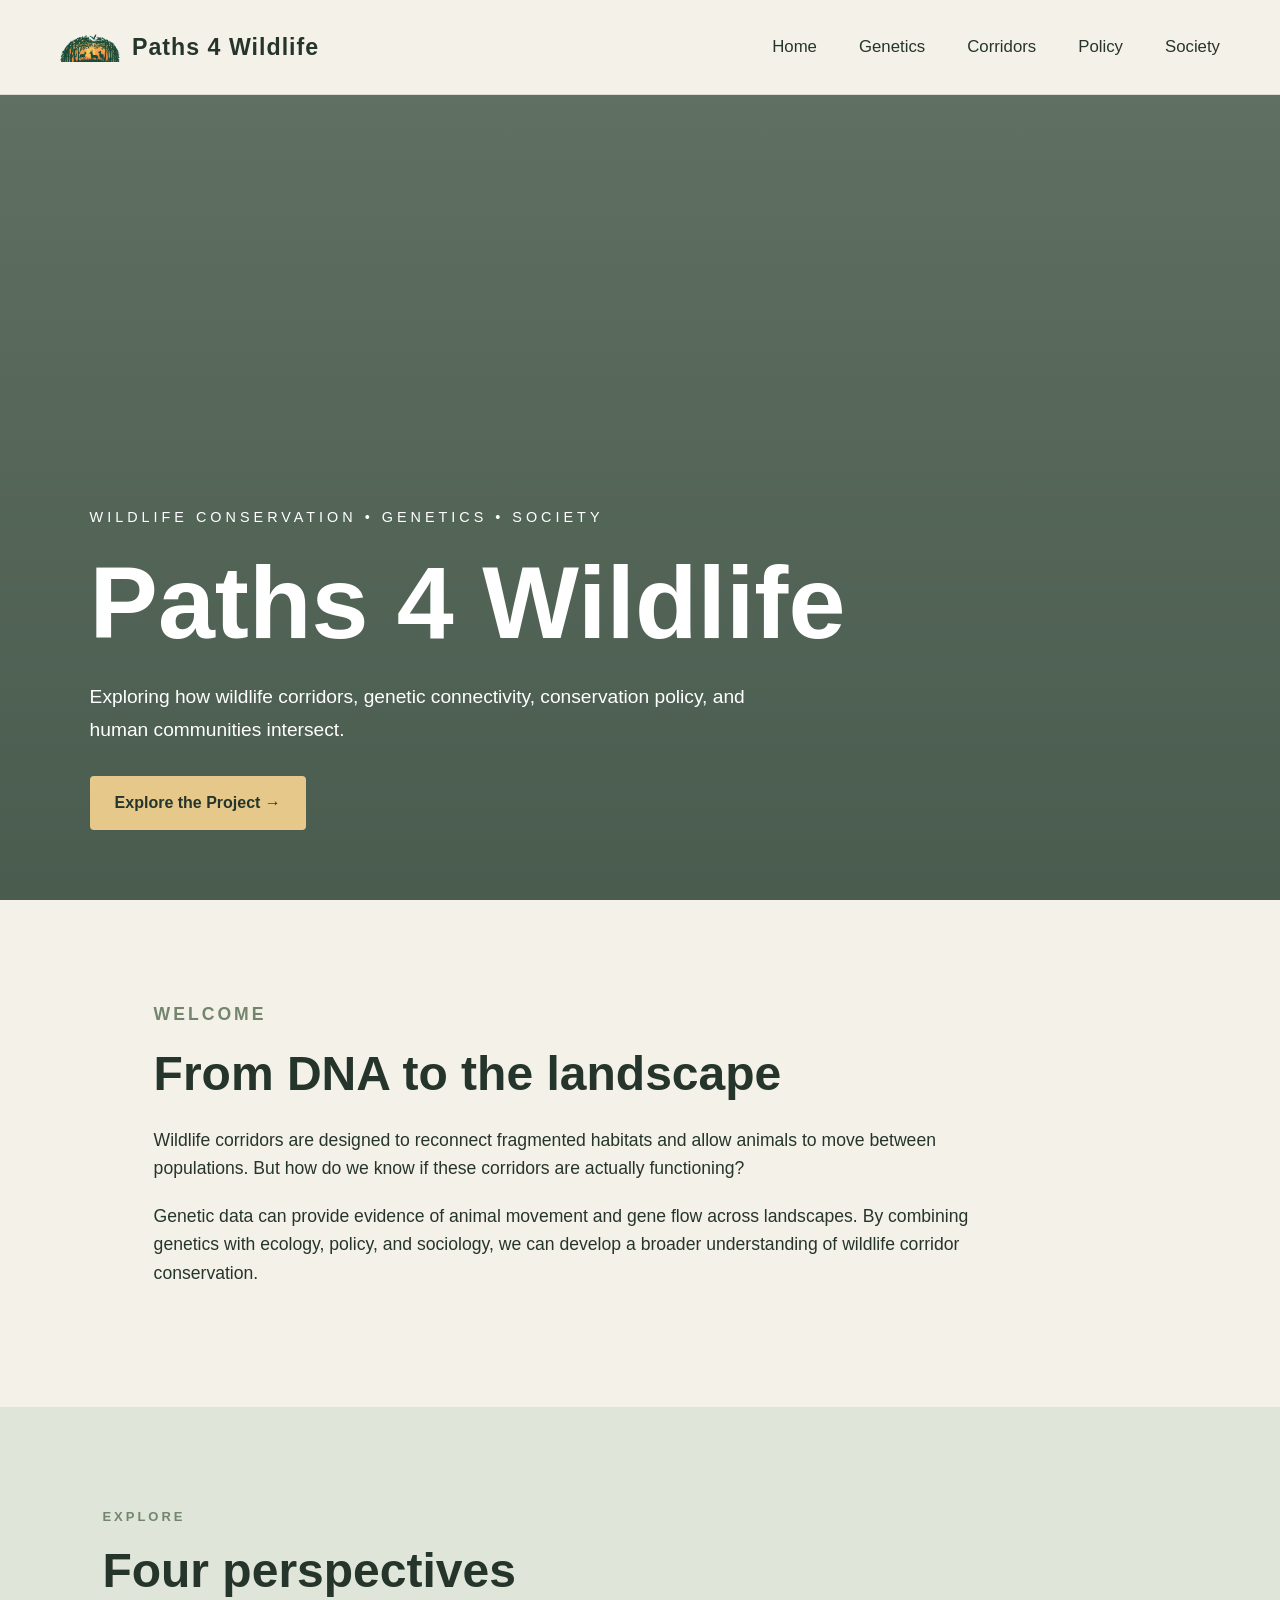
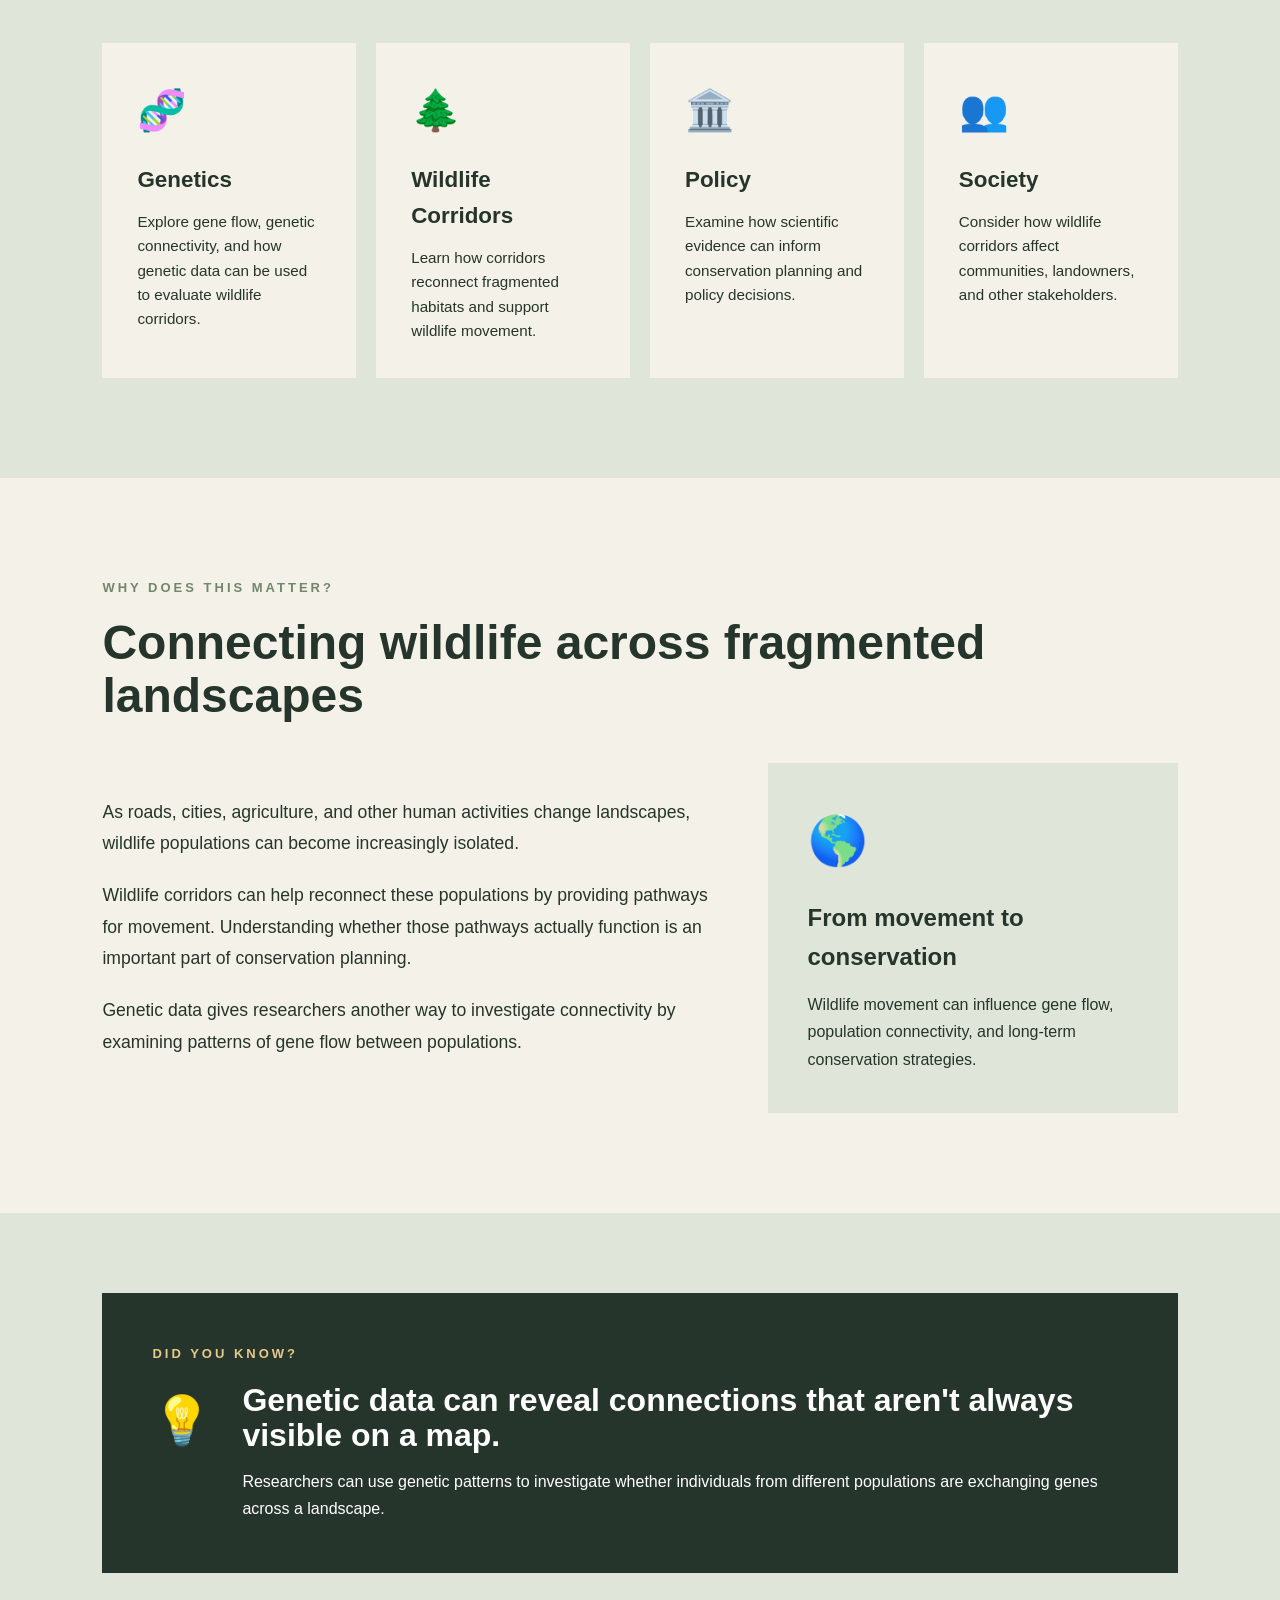
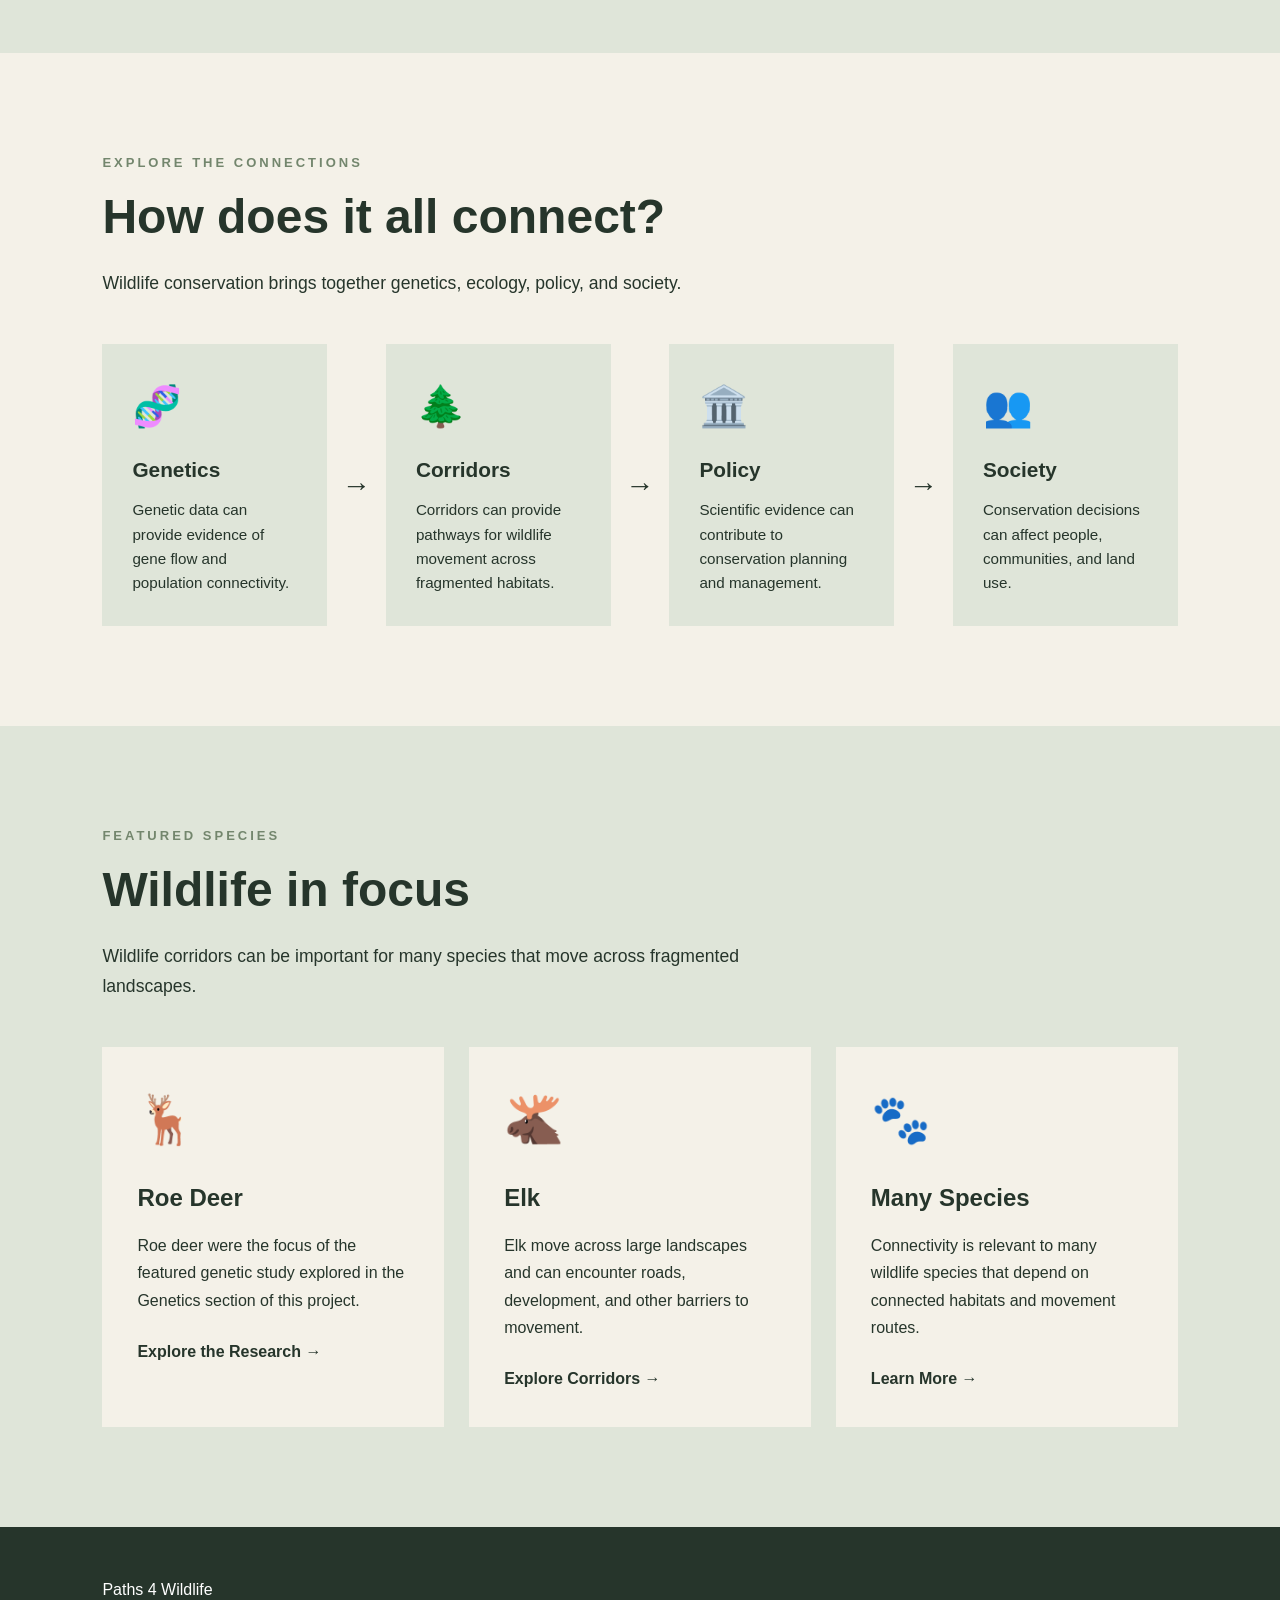
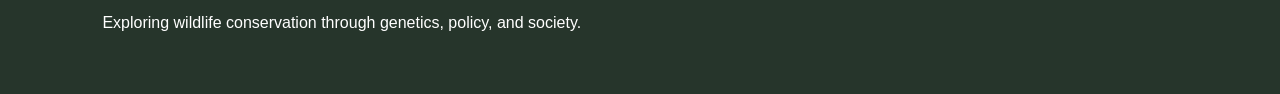
<file: index.html>
<!DOCTYPE html>
<html lang="en">

<head>
    <meta charset="UTF-8">
    <meta name="viewport" content="width=device-width, initial-scale=1.0">

    <title>Paths 4 Wildlife</title>

    <link rel="stylesheet" href="style.css">
</head>

<body>

    <!-- =========================
         NAVIGATION
         ========================= -->

    <nav class="navbar">

        <div class="nav-container">

            <a href="index.html" class="brand">

                <img
                    src="logo.png"
                    alt="Paths 4 Wildlife logo"
                    class="nav-logo"
                >

                <span>Paths 4 Wildlife</span>

            </a>


            <div class="nav-links">

                <a href="index.html">Home</a>

                <a href="genetics.html">Genetics</a>

                <a href="corridors.html">Corridors</a>

                <a href="policy.html">Policy</a>

                <a href="society.html">Society</a>

            </div>

        </div>

    </nav>


    <!-- =========================
         HERO
         ========================= -->

    <header class="hero">

        <div class="hero-content">

            <p class="eyebrow">
                WILDLIFE CONSERVATION • GENETICS • SOCIETY
            </p>

            <h1>
                Paths 4 Wildlife
            </h1>

            <p class="intro">
                Exploring how wildlife corridors, genetic connectivity,
                conservation policy, and human communities intersect.
            </p>

            <a href="genetics.html" class="button">
                Explore the Project →
            </a>

        </div>

    </header>


    <!-- =========================
         INTRODUCTION
         ========================= -->

    <section class="about">

        <div class="about-text">

            <p class="section-label">
                WELCOME
            </p>

            <h2>
                From DNA to the landscape
            </h2>

            <p>
                Wildlife corridors are designed to reconnect fragmented
                habitats and allow animals to move between populations.
                But how do we know if these corridors are actually
                functioning?
            </p>

            <p>
                Genetic data can provide evidence of animal movement and
                gene flow across landscapes. By combining genetics with
                ecology, policy, and sociology, we can develop a broader
                understanding of wildlife corridor conservation.
            </p>

        </div>

    </section>


    <!-- =========================
         FOUR PERSPECTIVES
         ========================= -->

    <section class="topics">

        <p class="section-label">
            EXPLORE
        </p>

        <h2>
            Four perspectives
        </h2>

        <div class="cards">


            <!-- Genetics -->

            <a href="genetics.html" class="card">

                <div class="icon">
                    🧬
                </div>

                <h3>
                    Genetics
                </h3>

                <p>
                    Explore gene flow, genetic connectivity, and how
                    genetic data can be used to evaluate wildlife corridors.
                </p>

            </a>


            <!-- Corridors -->

            <a href="corridors.html" class="card">

                <div class="icon">
                    🌲
                </div>

                <h3>
                    Wildlife Corridors
                </h3>

                <p>
                    Learn how corridors reconnect fragmented habitats
                    and support wildlife movement.
                </p>

            </a>


            <!-- Policy -->

            <a href="policy.html" class="card">

                <div class="icon">
                    🏛️
                </div>

                <h3>
                    Policy
                </h3>

                <p>
                    Examine how scientific evidence can inform
                    conservation planning and policy decisions.
                </p>

            </a>


            <!-- Society -->

            <a href="society.html" class="card">

                <div class="icon">
                    👥
                </div>

                <h3>
                    Society
                </h3>

                <p>
                    Consider how wildlife corridors affect communities,
                    landowners, and other stakeholders.
                </p>

            </a>

        </div>

    </section>


    <!-- =========================
         WHY DOES THIS MATTER?
         ========================= -->

    <section class="why-matter">

        <p class="section-label">
            WHY DOES THIS MATTER?
        </p>

        <h2>
            Connecting wildlife across fragmented landscapes
        </h2>

        <div class="why-matter-content">

            <div class="why-matter-text">

                <p>
                    As roads, cities, agriculture, and other human activities
                    change landscapes, wildlife populations can become
                    increasingly isolated.
                </p>

                <p>
                    Wildlife corridors can help reconnect these populations
                    by providing pathways for movement. Understanding whether
                    those pathways actually function is an important part of
                    conservation planning.
                </p>

                <p>
                    Genetic data gives researchers another way to investigate
                    connectivity by examining patterns of gene flow between
                    populations.
                </p>

            </div>

            <div class="why-matter-highlight">

                <span class="highlight-icon">
                    🌎
                </span>

                <h3>
                    From movement to conservation
                </h3>

                <p>
                    Wildlife movement can influence gene flow, population
                    connectivity, and long-term conservation strategies.
                </p>

            </div>

        </div>

    </section>


    <!-- =========================
         DID YOU KNOW?
         ========================= -->

    <section class="fact-section">

        <div class="fact-box">

            <p class="section-label">
                DID YOU KNOW?
            </p>

            <div class="fact-content">

                <div class="fact-icon">
                    💡
                </div>

                <div>

                    <h2>
                        Genetic data can reveal connections that aren't
                        always visible on a map.
                    </h2>

                    <p>
                        Researchers can use genetic patterns to investigate
                        whether individuals from different populations are
                        exchanging genes across a landscape.
                    </p>

                </div>

            </div>

        </div>

    </section>


    <!-- =========================
         EXPLORE THE CONNECTIONS
         ========================= -->

    <section class="connections-section">

        <p class="section-label">
            EXPLORE THE CONNECTIONS
        </p>

        <h2>
            How does it all connect?
        </h2>

        <p class="connections-intro">
            Wildlife conservation brings together genetics, ecology,
            policy, and society.
        </p>


        <div class="connections-flow">


            <a href="genetics.html" class="connection-card">

                <div class="connection-icon">
                    🧬
                </div>

                <h3>
                    Genetics
                </h3>

                <p>
                    Genetic data can provide evidence of gene flow
                    and population connectivity.
                </p>

            </a>


            <div class="connection-arrow">
                →
            </div>


            <a href="corridors.html" class="connection-card">

                <div class="connection-icon">
                    🌲
                </div>

                <h3>
                    Corridors
                </h3>

                <p>
                    Corridors can provide pathways for wildlife
                    movement across fragmented habitats.
                </p>

            </a>


            <div class="connection-arrow">
                →
            </div>


            <a href="policy.html" class="connection-card">

                <div class="connection-icon">
                    🏛️
                </div>

                <h3>
                    Policy
                </h3>

                <p>
                    Scientific evidence can contribute to
                    conservation planning and management.
                </p>

            </a>


            <div class="connection-arrow">
                →
            </div>


            <a href="society.html" class="connection-card">

                <div class="connection-icon">
                    👥
                </div>

                <h3>
                    Society
                </h3>

                <p>
                    Conservation decisions can affect people,
                    communities, and land use.
                </p>

            </a>

        </div>

    </section>


    <!-- =========================
         FEATURED SPECIES
         ========================= -->

    <section class="species-section">

        <p class="section-label">
            FEATURED SPECIES
        </p>

        <h2>
            Wildlife in focus
        </h2>

        <p class="species-intro">
            Wildlife corridors can be important for many species that
            move across fragmented landscapes.
        </p>


        <div class="species-cards">


            <!-- Roe Deer -->

            <div class="species-card">

                <div class="species-icon">
                    🦌
                </div>

                <h3>
                    Roe Deer
                </h3>

                <p>
                    Roe deer were the focus of the featured genetic study
                    explored in the Genetics section of this project.
                </p>

                <a href="genetics.html">
                    Explore the Research →
                </a>

            </div>


            <!-- Elk -->

            <div class="species-card">

                <div class="species-icon">
                    🫎
                </div>

                <h3>
                    Elk
                </h3>

                <p>
                    Elk move across large landscapes and can encounter
                    roads, development, and other barriers to movement.
                </p>

                <a href="corridors.html">
                    Explore Corridors →
                </a>

            </div>


            <!-- Wildlife -->

            <div class="species-card">

                <div class="species-icon">
                    🐾
                </div>

                <h3>
                    Many Species
                </h3>

                <p>
                    Connectivity is relevant to many wildlife species
                    that depend on connected habitats and movement routes.
                </p>

                <a href="corridors.html">
                    Learn More →
                </a>

            </div>

        </div>

    </section>


    <!-- =========================
         FOOTER
         ========================= -->

    <footer>

        <p>
            Paths 4 Wildlife
        </p>

        <p>
            Exploring wildlife conservation through genetics,
            policy, and society.
        </p>

    </footer>

</body>
</html>
</file>
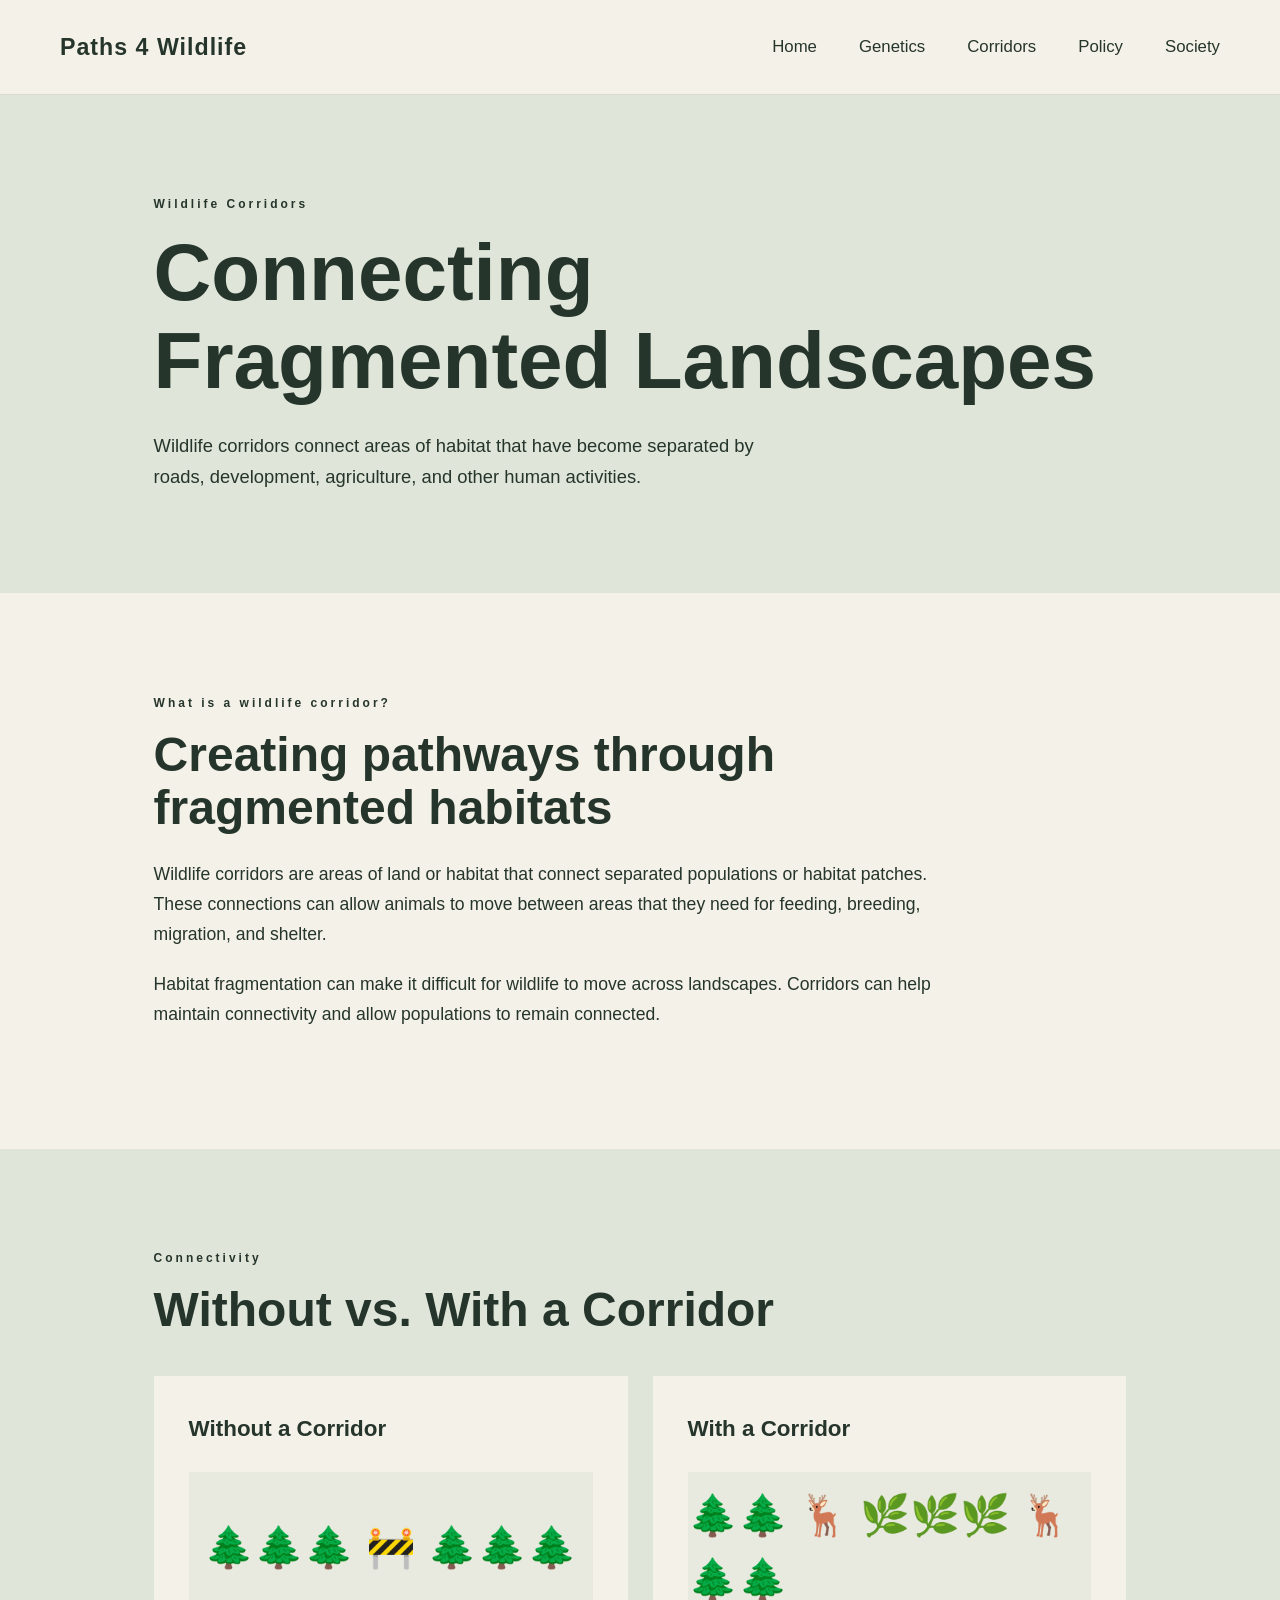
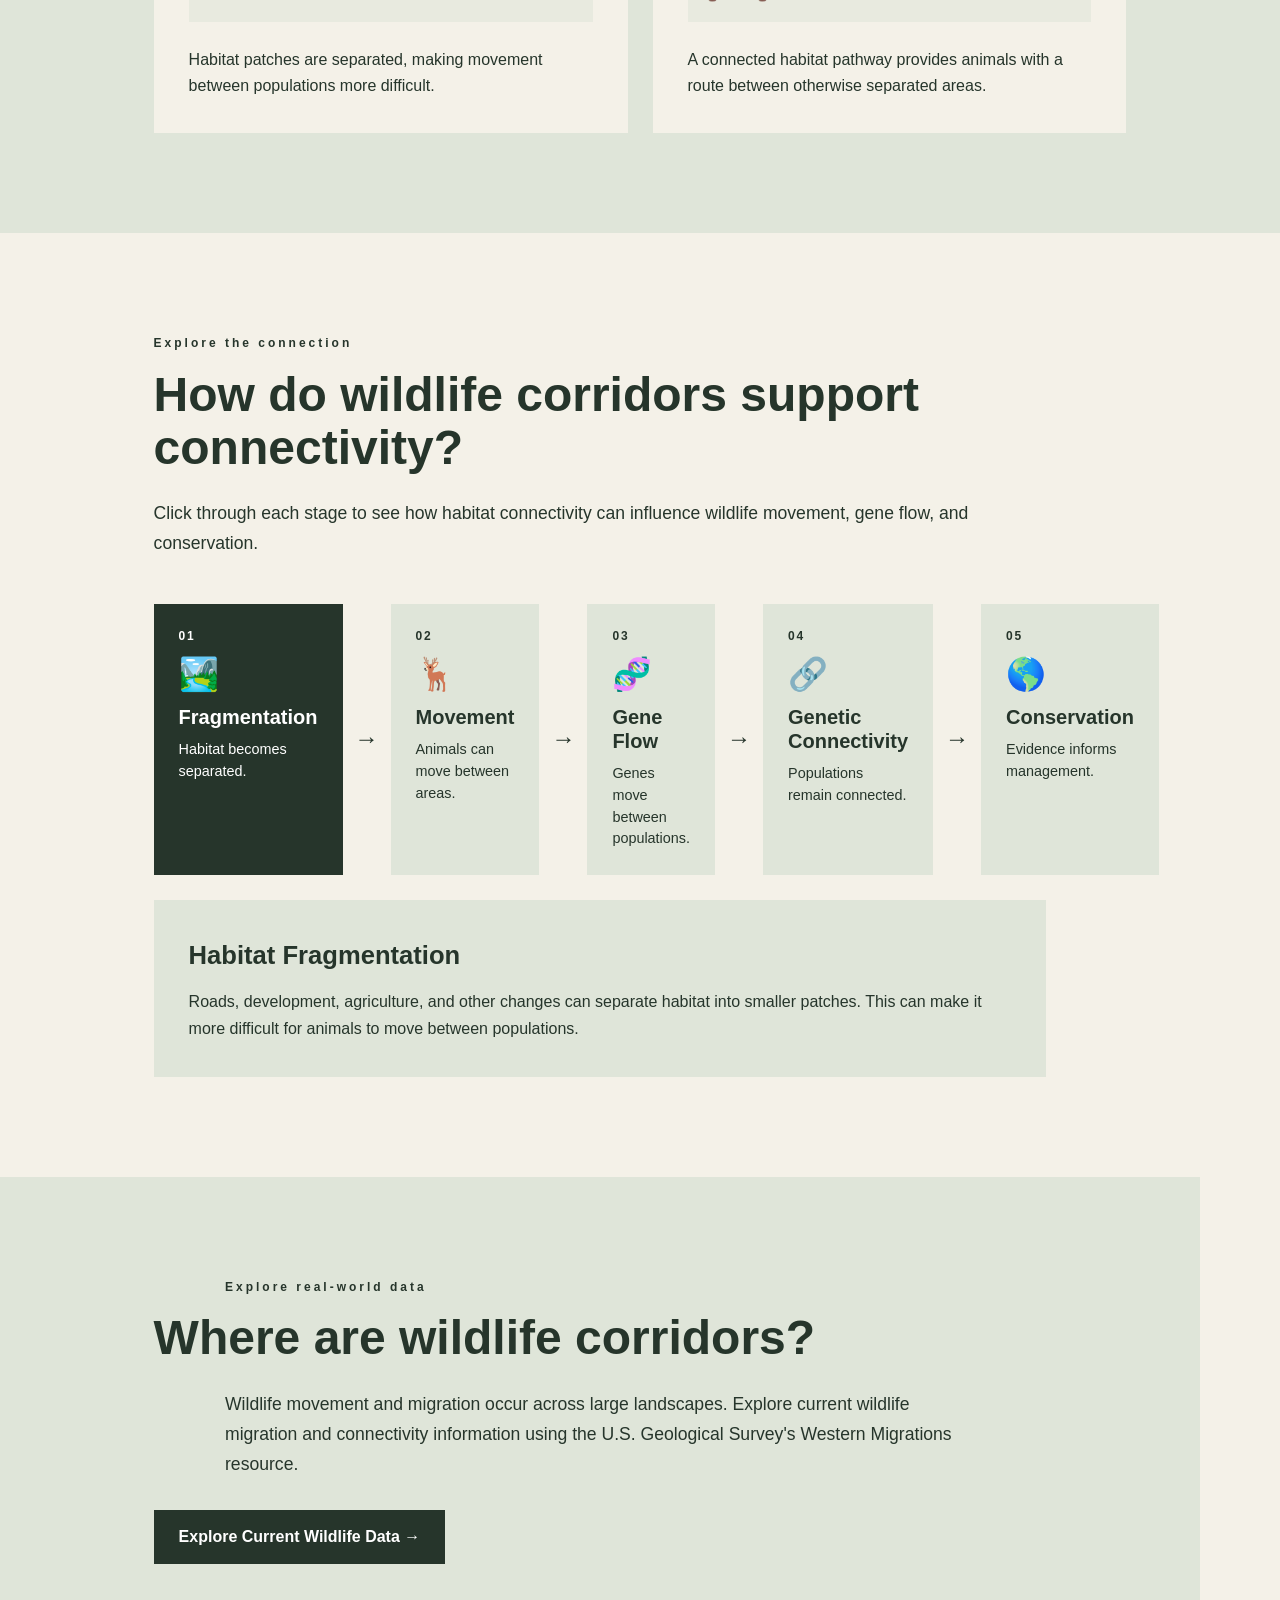
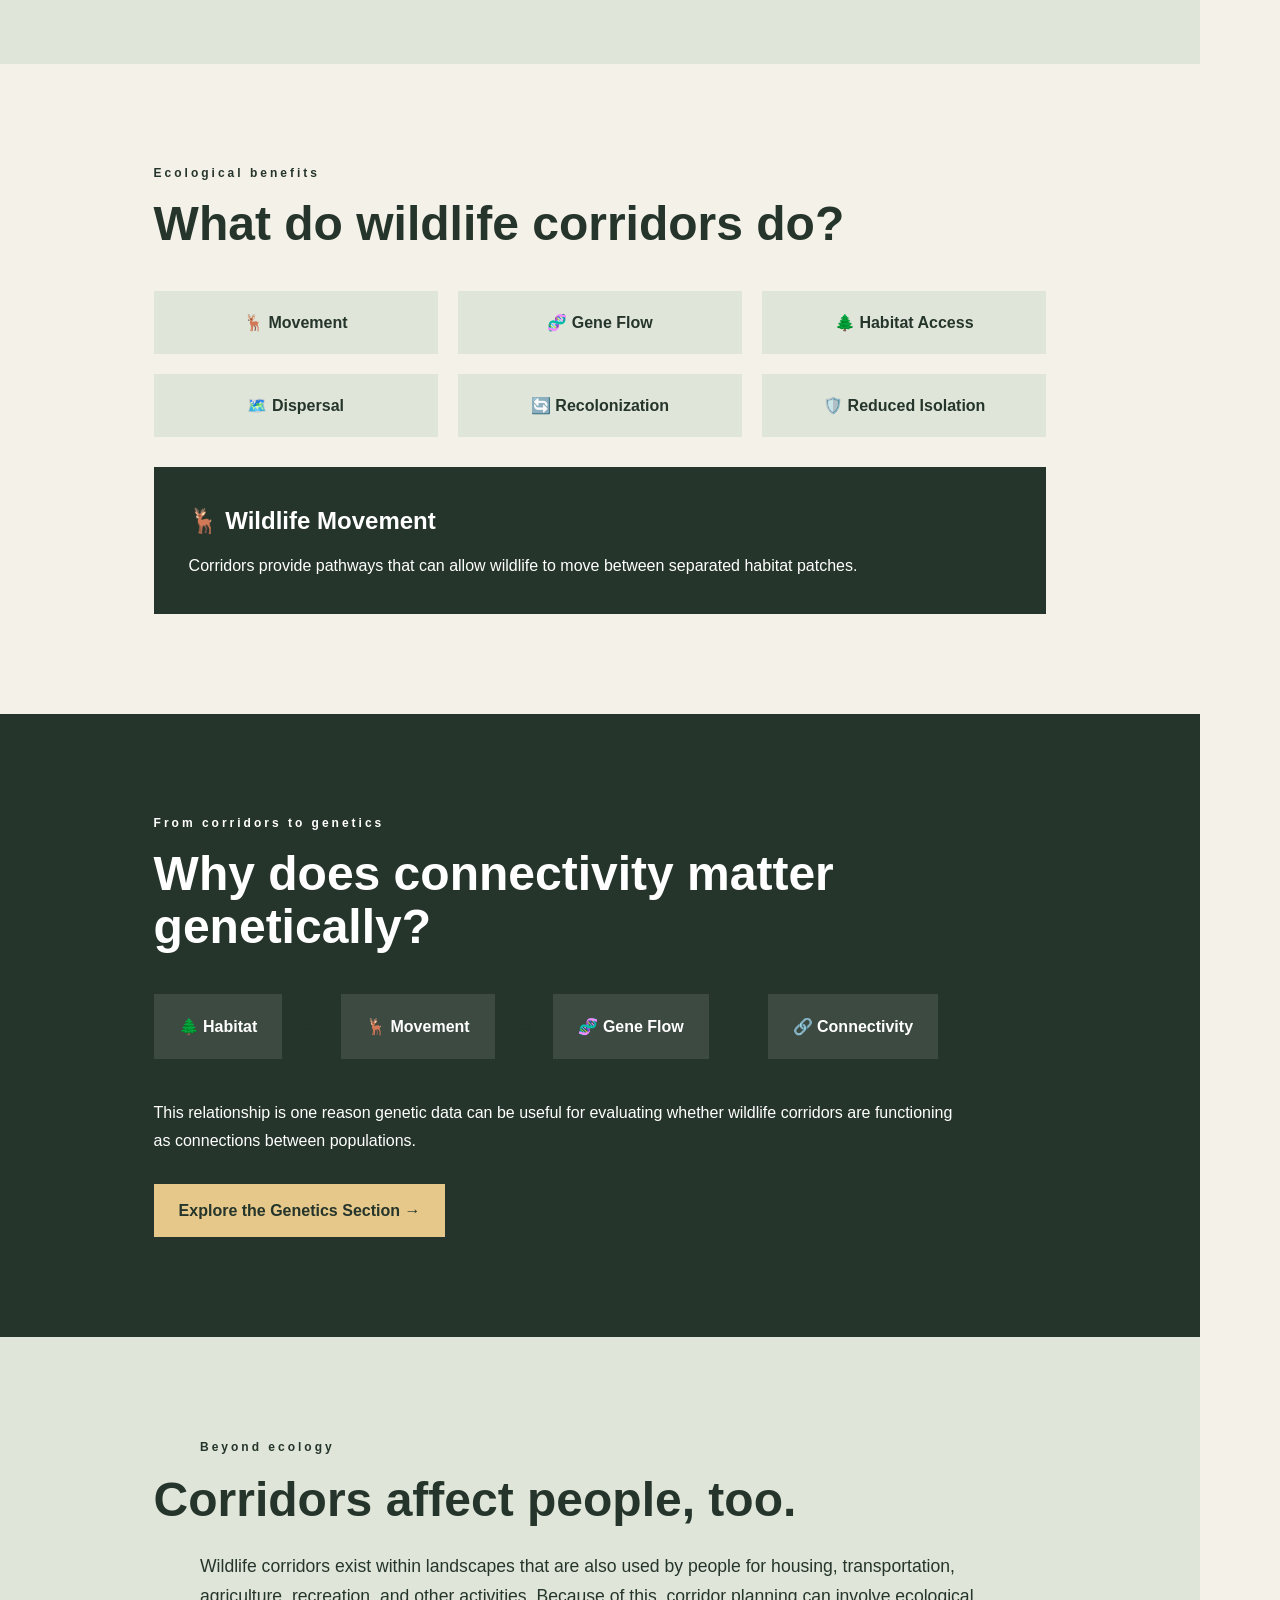
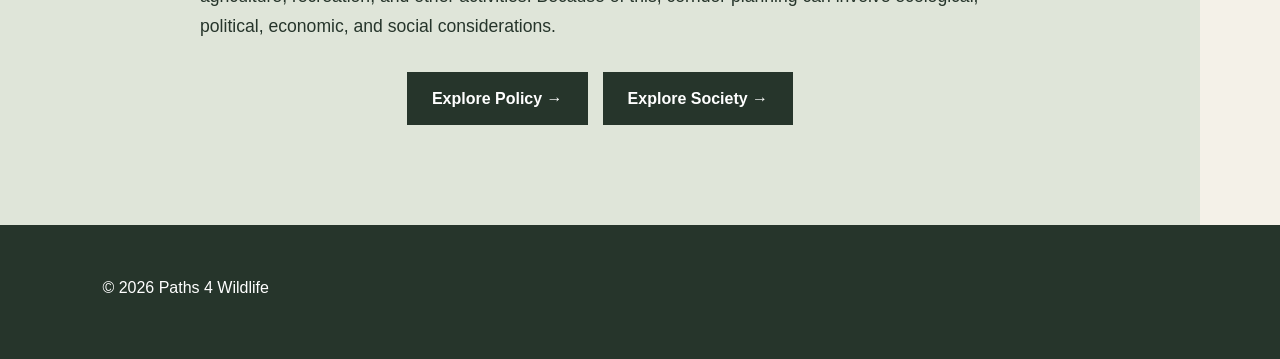
<file: corridors.html>
<!DOCTYPE html>
<html lang="en">

<head>
    <meta charset="UTF-8">
    <meta name="viewport" content="width=device-width, initial-scale=1.0">

    <title>Wildlife Corridors | Paths 4 Wildlife</title>

    <link rel="stylesheet" href="style.css?v=3">
</head>

<body>

    <!-- ================================
         NAVIGATION
         ================================ -->

    <nav class="navbar">
        <div class="nav-container">

            <a href="index.html" class="logo">
                Paths 4 Wildlife
            </a>

            <div class="nav-links">
                <a href="index.html">Home</a>
                <a href="genetics.html">Genetics</a>
                <a href="corridors.html">Corridors</a>
                <a href="policy.html">Policy</a>
                <a href="society.html">Society</a>
            </div>

        </div>
    </nav>


    <!-- ================================
         HERO
         ================================ -->

    <header class="corridor-hero">

        <p class="eyebrow">
            Wildlife Corridors
        </p>

        <h1>
            Connecting<br>
            Fragmented Landscapes
        </h1>

        <p class="hero-description">
            Wildlife corridors connect areas of habitat that have become
            separated by roads, development, agriculture, and other human
            activities.
        </p>

    </header>


    <!-- ================================
         WHAT IS A CORRIDOR?
         ================================ -->

    <section class="corridor-intro">

        <p class="section-label">
            What is a wildlife corridor?
        </p>

        <h2>
            Creating pathways through fragmented habitats
        </h2>

        <p>
            Wildlife corridors are areas of land or habitat that connect
            separated populations or habitat patches. These connections can
            allow animals to move between areas that they need for feeding,
            breeding, migration, and shelter.
        </p>

        <p>
            Habitat fragmentation can make it difficult for wildlife to move
            across landscapes. Corridors can help maintain connectivity and
            allow populations to remain connected.
        </p>

    </section>


    <!-- ================================
         WITHOUT VS. WITH
         ================================ -->

    <section class="corridor-comparison-section">

        <p class="section-label">
            Connectivity
        </p>

        <h2>
            Without vs. With a Corridor
        </h2>

        <div class="comparison">

            <div class="landscape-card">

                <h3>
                    Without a Corridor
                </h3>

                <div class="landscape">

                    <div class="landscape-icons">
                        🌲🌲🌲
                        🚧
                        🌲🌲🌲
                    </div>

                </div>

                <p>
                    Habitat patches are separated, making movement between
                    populations more difficult.
                </p>

            </div>


            <div class="landscape-card">

                <h3>
                    With a Corridor
                </h3>

                <div class="landscape">

                    <div class="landscape-icons">
                        🌲🌲
                        🦌
                        🌿🌿🌿
                        🦌
                        🌲🌲
                    </div>

                </div>

                <p>
                    A connected habitat pathway provides animals with a route
                    between otherwise separated areas.
                </p>

            </div>

        </div>

    </section>


    <!-- ================================
         INTERACTIVE DIAGRAM
         ================================ -->

    <section class="interactive-section">

        <div class="interactive-heading">

            <p class="section-label">
                Explore the connection
            </p>

            <h2>
                How do wildlife corridors support connectivity?
            </h2>

            <p>
                Click through each stage to see how habitat connectivity can
                influence wildlife movement, gene flow, and conservation.
            </p>

        </div>


        <div class="interactive-flow">


            <!-- STEP 1 -->

            <button
                class="interactive-step active"
                type="button"
                data-title="Habitat Fragmentation"
                data-text="Roads, development, agriculture, and other changes can separate habitat into smaller patches. This can make it more difficult for animals to move between populations."
            >

                <span class="step-number">
                    01
                </span>

                <span class="step-icon">
                    🏞️
                </span>

                <h3>
                    Fragmentation
                </h3>

                <p>
                    Habitat becomes separated.
                </p>

            </button>


            <div class="flow-arrow">
                →
            </div>


            <!-- STEP 2 -->

            <button
                class="interactive-step"
                type="button"
                data-title="Wildlife Movement"
                data-text="A wildlife corridor can provide a connected route that allows animals to move between habitat patches in search of food, shelter, mates, or breeding areas."
            >

                <span class="step-number">
                    02
                </span>

                <span class="step-icon">
                    🦌
                </span>

                <h3>
                    Movement
                </h3>

                <p>
                    Animals can move between areas.
                </p>

            </button>


            <div class="flow-arrow">
                →
            </div>


            <!-- STEP 3 -->

            <button
                class="interactive-step"
                type="button"
                data-title="Gene Flow"
                data-text="When individuals move between populations and reproduce, genes can be exchanged between those populations. This process is called gene flow."
            >

                <span class="step-number">
                    03
                </span>

                <span class="step-icon">
                    🧬
                </span>

                <h3>
                    Gene Flow
                </h3>

                <p>
                    Genes move between populations.
                </p>

            </button>


            <div class="flow-arrow">
                →
            </div>


            <!-- STEP 4 -->

            <button
                class="interactive-step"
                type="button"
                data-title="Genetic Connectivity"
                data-text="Gene flow can help maintain genetic connections among populations. Genetic data can therefore provide evidence about whether populations are connected across a landscape."
            >

                <span class="step-number">
                    04
                </span>

                <span class="step-icon">
                    🔗
                </span>

                <h3>
                    Genetic Connectivity
                </h3>

                <p>
                    Populations remain connected.
                </p>

            </button>


            <div class="flow-arrow">
                →
            </div>


            <!-- STEP 5 -->

            <button
                class="interactive-step"
                type="button"
                data-title="Conservation Decisions"
                data-text="Genetic evidence can contribute to conservation decisions about corridor design, habitat protection, and management priorities."
            >

                <span class="step-number">
                    05
                </span>

                <span class="step-icon">
                    🌎
                </span>

                <h3>
                    Conservation
                </h3>

                <p>
                    Evidence informs management.
                </p>

            </button>

        </div>


        <!-- INFORMATION BOX -->

        <div class="interactive-display">

            <h3 id="interactive-title">
                Habitat Fragmentation
            </h3>

            <p id="interactive-text">
                Roads, development, agriculture, and other changes can
                separate habitat into smaller patches. This can make it more
                difficult for animals to move between populations.
            </p>

        </div>

    </section>


    <!-- ================================
         REAL-WORLD DATA
         ================================ -->

    <section class="map-section">

        <p class="section-label">
            Explore real-world data
        </p>

        <h2>
            Where are wildlife corridors?
        </h2>

        <p>
            Wildlife movement and migration occur across large landscapes.
            Explore current wildlife migration and connectivity information
            using the U.S. Geological Survey's Western Migrations resource.
        </p>

        <a
            href="https://www.usgs.gov/tools/western-migrations"
            target="_blank"
            rel="noopener noreferrer"
            class="map-button"
        >
            Explore Current Wildlife Data →
        </a>

    </section>


    <!-- ================================
         ECOLOGICAL BENEFITS
         ================================ -->

    <section class="benefits-section">

        <p class="section-label">
            Ecological benefits
        </p>

        <h2>
            What do wildlife corridors do?
        </h2>


        <div class="benefit-buttons">

            <button
                type="button"
                onclick="showBenefit('movement')"
            >
                🦌 Movement
            </button>

            <button
                type="button"
                onclick="showBenefit('geneFlow')"
            >
                🧬 Gene Flow
            </button>

            <button
                type="button"
                onclick="showBenefit('habitat')"
            >
                🌲 Habitat Access
            </button>

            <button
                type="button"
                onclick="showBenefit('dispersal')"
            >
                🗺️ Dispersal
            </button>

            <button
                type="button"
                onclick="showBenefit('recolonization')"
            >
                🔄 Recolonization
            </button>

            <button
                type="button"
                onclick="showBenefit('isolation')"
            >
                🛡️ Reduced Isolation
            </button>

        </div>


        <div class="benefit-display" id="benefit-display">

            <h3>
                🦌 Wildlife Movement
            </h3>

            <p>
                Corridors provide pathways that can allow wildlife to move
                between separated habitat patches.
            </p>

        </div>

    </section>


    <!-- ================================
         GENETICS CONNECTION
         ================================ -->

    <section class="genetics-connection">

        <p class="section-label">
            From corridors to genetics
        </p>

        <h2>
            Why does connectivity matter genetically?
        </h2>

        <div class="connection-flow">

            <div class="connection-step">
                🌲 Habitat
            </div>

            <div class="connection-arrow">
                →
            </div>

            <div class="connection-step">
                🦌 Movement
            </div>

            <div class="connection-arrow">
                →
            </div>

            <div class="connection-step">
                🧬 Gene Flow
            </div>

            <div class="connection-arrow">
                →
            </div>

            <div class="connection-step">
                🔗 Connectivity
            </div>

        </div>

        <p>
            This relationship is one reason genetic data can be useful for
            evaluating whether wildlife corridors are functioning as
            connections between populations.
        </p>

        <a href="genetics.html" class="next-link">
            Explore the Genetics Section →
        </a>

    </section>


    <!-- ================================
         HUMAN CONNECTION
         ================================ -->

    <section class="human-connection">

        <p class="section-label">
            Beyond ecology
        </p>

        <h2>
            Corridors affect people, too.
        </h2>

        <p>
            Wildlife corridors exist within landscapes that are also used by
            people for housing, transportation, agriculture, recreation, and
            other activities. Because of this, corridor planning can involve
            ecological, political, economic, and social considerations.
        </p>

        <div class="next-topics">

            <a href="policy.html">
                Explore Policy →
            </a>

            <a href="society.html">
                Explore Society →
            </a>

        </div>

    </section>


    <!-- ================================
         FOOTER
         ================================ -->

    <footer>

        <p>
            © 2026 Paths 4 Wildlife
        </p>

    </footer>


    <!-- ================================
         JAVASCRIPT
         ================================ -->

    <script>

        /* Interactive diagram */

        const interactiveSteps =
            document.querySelectorAll(".interactive-step");

        const interactiveTitle =
            document.getElementById("interactive-title");

        const interactiveText =
            document.getElementById("interactive-text");


        interactiveSteps.forEach(function(step) {

            step.addEventListener("click", function() {

                interactiveSteps.forEach(function(item) {
                    item.classList.remove("active");
                });

                step.classList.add("active");

                interactiveTitle.textContent =
                    step.dataset.title;

                interactiveText.textContent =
                    step.dataset.text;

            });

        });


        /* Ecological benefit buttons */

        function showBenefit(benefit) {

            const display =
                document.getElementById("benefit-display");


            if (benefit === "movement") {

                display.innerHTML = `
                    <h3>🦌 Wildlife Movement</h3>
                    <p>
                        Corridors provide pathways that can allow wildlife
                        to move between separated habitat patches.
                    </p>
                `;

            }

            else if (benefit === "geneFlow") {

                display.innerHTML = `
                    <h3>🧬 Gene Flow</h3>
                    <p>
                        When animals move between populations and reproduce,
                        genes can be exchanged. This movement of genes is
                        known as gene flow.
                    </p>
                `;

            }

            else if (benefit === "habitat") {

                display.innerHTML = `
                    <h3>🌲 Habitat Access</h3>
                    <p>
                        Corridors can connect animals with additional areas
                        used for feeding, breeding, shelter, and seasonal
                        movement.
                    </p>
                `;

            }

            else if (benefit === "dispersal") {

                display.innerHTML = `
                    <h3>🗺️ Dispersal</h3>
                    <p>
                        Corridors can provide routes for individuals to
                        disperse from one population or habitat patch to
                        another.
                    </p>
                `;

            }

            else if (benefit === "recolonization") {

                display.innerHTML = `
                    <h3>🔄 Recolonization</h3>
                    <p>
                        Connected landscapes can allow wildlife to reach
                        areas where populations have declined or disappeared.
                    </p>
                `;

            }

            else if (benefit === "isolation") {

                display.innerHTML = `
                    <h3>🛡️ Reduced Isolation</h3>
                    <p>
                        By connecting habitat patches, corridors can reduce
                        the physical separation between wildlife populations.
                    </p>
                `;

            }

        }

    </script>

</body>

</html>
</file>
<file: style.css>
* {
    margin: 0;
    padding: 0;
    box-sizing: border-box;
}

body {
    font-family: Arial, Helvetica, sans-serif;
    color: #26352b;
    background: #f4f1e8;
    line-height: 1.6;
}

/* =========================================
   NAVIGATION
   ========================================= */

.navbar {
    width: 100%;
    height: 135px;
    background: #f4f1e8;
    border-bottom: 1px solid #ddd9cc;
}

.nav-container {
    width: 100%;
    max-width: 1800px;
    height: 100%;

    margin: 0 auto;
    padding: 0 7%;

    display: flex;
    align-items: center;
    justify-content: space-between;
}

.logo {
    color: #26352b;
    text-decoration: none;

    font-size: 1.35rem;
    font-weight: 700;
    letter-spacing: 1px;
}

.logo:hover {
    text-decoration: none;
}

.nav-links {
    display: flex;
    align-items: center;
    gap: 55px;
}

.nav-links a {
    color: #26352b;
    text-decoration: none;

    font-size: 1.05rem;
    font-weight: 500;

    transition: opacity 0.2s ease;
}

.nav-links a:hover {
    opacity: 0.6;
}


/* Make older <nav> structure work too */

nav {
    width: 100%;
}

nav > .logo {
    color: #26352b;
    text-decoration: none;
}

nav > .nav-links {
    display: flex;
    align-items: center;
    gap: 35px;
}

/* =========================================
   HOME HERO
   ========================================= */

.hero {
    min-height: calc(100vh - 135px);
    width: 100%;

    display: flex;
    align-items: center;

    padding: 80px 7%;

    background-image:
        linear-gradient(
            rgba(25, 50, 35, 0.72),
            rgba(25, 50, 35, 0.72)
        ),
        url("https://images.unsplash.com/photo-1448375240586-882707db888b");

    background-position: center;
    background-size: cover;
    background-repeat: no-repeat;
}

.hero-content {
    max-width: 850px;
    color: white;
}

.hero .eyebrow {
    font-size: 0.8rem;
    letter-spacing: 3px;
    margin-bottom: 25px;
}

.hero h1 {
    font-size: clamp(3rem, 7vw, 6rem);
    line-height: 1;
    margin: 0 0 30px;
    color: white;
}

.hero .intro {
    max-width: 650px;
    font-size: 1.2rem;
    margin-bottom: 35px;
    color: white;
}


/* Button */

.button {
    display: inline-block;
    padding: 14px 25px;
    background: #e6c98a;
    color: #26352b;
    text-decoration: none;
    font-weight: bold;
    border-radius: 4px;
}

.button:hover {
    opacity: 0.85;
}


/* About */

.about {
    padding: 100px 12%;
    background: #f4f1e8;
}

.about-text {
    max-width: 850px;
}

.section-label {
    font-size: 0.75rem;
    letter-spacing: 3px;
    font-weight: bold;
    margin-bottom: 15px;
}

h2 {
    font-size: 3rem;
    line-height: 1.1;
    margin-bottom: 25px;
}

.about p {
    margin-bottom: 20px;
    font-size: 1.1rem;
}


/* Topic Cards */

.topics {
    padding: 100px 8%;
    background: #dfe5d9;
}

.cards {
    display: grid;
    grid-template-columns: repeat(4, 1fr);
    gap: 20px;
    margin-top: 45px;
}

.card {
    background: #f4f1e8;
    padding: 35px;
    text-decoration: none;
    color: #26352b;

    transition: transform 0.25s ease;
}

.card:hover {
    transform: translateY(-8px);
}

.icon {
    font-size: 2.5rem;
    margin-bottom: 20px;
}

.card h3 {
    font-size: 1.4rem;
    margin-bottom: 12px;
}

.card p {
    font-size: 0.95rem;
}


/* Footer */

footer {
    padding: 50px 8%;
    background: #26352b;
    color: white;
}

footer p {
    margin-bottom: 8px;
}


@media (max-width: 800px) {

    .navbar {
        height: auto;
    }

    .nav-container {
        padding: 20px;
        flex-direction: column;
        gap: 15px;
    }

    .nav-links {
        gap: 15px;
        flex-wrap: wrap;
        justify-content: center;
    }

    .hero {
        padding: 70px 8%;
    }

    .cards {
        grid-template-columns: 1fr;
    }

    h2 {
        font-size: 2.3rem;
    }
}
/* Genetics Page */

.page-header {
    padding: 100px 12%;
    background: #dfe5d9;
}

.page-header h1 {
    color: #26352b;
    font-size: clamp(3rem, 7vw, 5rem);
    margin-bottom: 25px;
}

.page-header p {
    max-width: 650px;
    font-size: 1.15rem;
}


.article-section {
    padding: 100px 12%;
    max-width: 1000px;
}

.article-section h2 {
    max-width: 850px;
}

.authors {
    font-style: italic;
    margin-bottom: 25px;
}

.article-section p {
    font-size: 1.1rem;
    margin-bottom: 25px;
}


.genetics-info {
    padding: 100px 8%;
    background: #f4f1e8;
}

.genetics-grid {
    display: grid;
    grid-template-columns: repeat(3, 1fr);
    gap: 25px;
    margin-top: 40px;
}

.info-card {
    padding: 35px;
    background: #dfe5d9;
}

.info-card h3 {
    margin-bottom: 15px;
}


.connection {
    padding: 100px 8%;
    background: #26352b;
    color: white;
}

.flow {
    display: flex;
    justify-content: center;
    align-items: center;
    gap: 25px;
    margin-top: 50px;
    text-align: center;
}

.flow div {
    padding: 25px;
    background: rgba(255,255,255,0.1);
    min-width: 150px;
}

.flow span {
    font-size: 2rem;
}


@media (max-width: 800px) {

    .genetics-grid {
        grid-template-columns: 1fr;
    }

    .flow {
        flex-direction: column;
    }

    .flow span {
        transform: rotate(90deg);
    }
}
/* =========================================
   WILDLIFE CORRIDORS PAGE
   ========================================= */

.corridor-hero {
    padding: 100px 12%;
    background: #dfe5d9;
}

.corridor-hero h1 {
    color: #26352b;
    font-size: clamp(3rem, 7vw, 5rem);
    line-height: 1.1;
    margin-bottom: 25px;
    max-width: 1000px;
}

.corridor-hero p {
    color: #26352b;
    max-width: 650px;
    font-size: 1.15rem;
}

.corridor-hero .eyebrow {
    color: #26352b;
    font-size: 0.75rem;
    letter-spacing: 3px;
    font-weight: bold;
    margin-bottom: 15px;
}


/* Introduction */

.corridor-intro {
    max-width: 1100px;
    margin: 0 auto;
    padding: 80px 30px;
}

.corridor-intro h2 {
    font-size: 3rem;
    margin-bottom: 25px;
}

.corridor-intro p {
    font-size: 1.1rem;
    line-height: 1.8;
    margin-bottom: 15px;
}


/* Section headings */

.diagram-section,
.map-section,
.benefits-section,
.genetics-connection,
.human-connection {
    max-width: 1200px;
    margin: 0 auto;
    padding: 70px 30px;
}

.diagram-section h2,
.map-section h2,
.benefits-section h2,
.genetics-connection h2,
.human-connection h2 {
    font-size: 2.8rem;
    margin-bottom: 40px;
}


/* Without vs. With */

.comparison {
    display: grid;
    grid-template-columns: repeat(2, 1fr);
    gap: 30px;
}

.landscape-card {
    padding: 35px;
    border-radius: 20px;
    min-height: 280px;
    display: flex;
    flex-direction: column;
    justify-content: space-between;
}

.landscape-card h3 {
    font-size: 1.5rem;
    margin-bottom: 25px;
}

.landscape {
    min-height: 160px;
    display: flex;
    align-items: center;
    justify-content: center;
    gap: 30px;
    font-size: 2.5rem;
    border-radius: 15px;
}

.without {
    border: 2px solid #c9c5b8;
}

.with {
    border: 2px solid #9cae8b;
}

.landscape-icons {
    display: flex;
    align-items: center;
    justify-content: space-around;
    width: 100%;
    font-size: 2.5rem;
}


/* Map section */

.map-section {
    text-align: center;
}

.map-section p {
    max-width: 750px;
    margin: 0 auto 30px;
    line-height: 1.7;
}

.map-button {
    display: inline-block;
    padding: 15px 28px;
    border-radius: 30px;
    text-decoration: none;
    font-weight: 700;
    transition: transform 0.2s ease;
}

.map-button:hover {
    transform: translateY(-3px);
}


/* Benefits */

.benefit-buttons {
    display: grid;
    grid-template-columns: repeat(3, 1fr);
    gap: 15px;
    margin-bottom: 30px;
}

.benefit-buttons button {
    padding: 20px;
    border: none;
    border-radius: 15px;
    font-size: 1rem;
    font-weight: 700;
    cursor: pointer;
    transition: transform 0.2s ease;
}

.benefit-buttons button:hover {
    transform: translateY(-3px);
}

.benefit-display {
    padding: 35px;
    border-radius: 20px;
    min-height: 130px;
}

.benefit-display h3 {
    margin-top: 0;
    font-size: 1.6rem;
}

.benefit-display p {
    line-height: 1.7;
}


/* Genetics connection */

.genetics-connection {
    text-align: center;
}

.connection-flow {
    display: flex;
    justify-content: center;
    align-items: center;
    gap: 20px;
    flex-wrap: wrap;
    margin: 40px 0;
}

.connection-step {
    padding: 20px 25px;
    border-radius: 15px;
    font-weight: 700;
}

.connection-arrow {
    font-size: 1.5rem;
}


/* Human connection */

.human-connection {
    text-align: center;
}

.human-connection p {
    max-width: 800px;
    margin: 0 auto 30px;
    line-height: 1.8;
}

.next-topics {
    display: flex;
    justify-content: center;
    gap: 20px;
    flex-wrap: wrap;
}

.next-topics a {
    text-decoration: none;
    padding: 15px 25px;
    border-radius: 30px;
    font-weight: 700;
}


/* Mobile */

@media (max-width: 800px) {

    .corridor-hero {
        padding: 60px 25px;
    }

    .corridor-hero h1 {
        font-size: 3.5rem;
    }

    .corridor-intro h2,
    .diagram-section h2,
    .map-section h2,
    .benefits-section h2,
    .genetics-connection h2,
    .human-connection h2 {
        font-size: 2.2rem;
    }

    .comparison {
        grid-template-columns: 1fr;
    }

    .benefit-buttons {
        grid-template-columns: 1fr 1fr;
    }

    .connection-flow {
        flex-direction: column;
    }
}
@media (max-width: 800px) {

    .navbar {
        height: auto;
    }

    .nav-container {
        padding: 25px 7%;
        flex-direction: column;
        gap: 20px;
    }

    .nav-links {
        gap: 20px;
        flex-wrap: wrap;
        justify-content: center;
    }

    .nav-links a {
        font-size: 0.95rem;
    }

}
/* =========================================
   INTERACTIVE CORRIDOR DIAGRAM
   ========================================= */

.interactive-section {
    max-width: 1200px;
    margin: 0 auto;
    padding: 90px 30px;
}

.interactive-heading {
    max-width: 850px;
    margin-bottom: 45px;
}

.interactive-heading .eyebrow {
    margin-bottom: 15px;
}

.interactive-heading h2 {
    font-size: 3rem;
    line-height: 1.1;
    margin: 0 0 25px;
}

.interactive-heading p {
    font-size: 1.1rem;
    line-height: 1.7;
}


/* INTERACTIVE FLOW */

.interactive-flow {
    display: grid;

    grid-template-columns:
        1fr auto
        1fr auto
        1fr auto
        1fr auto
        1fr;

    gap: 12px;

    align-items: stretch;

    width: 100%;
}


/* INDIVIDUAL STEP */

.interactive-step {
    appearance: none;
    -webkit-appearance: none;

    width: 100%;
    min-height: 190px;

    padding: 25px;

    border: 2px solid #d4d1c5;
    border-radius: 18px;

    background: #f7f5ed;

    color: #20372d;

    font-family: inherit;
    text-align: left;

    cursor: pointer;

    display: flex;
    flex-direction: column;
    align-items: flex-start;

    transition:
        transform 0.2s ease,
        border-color 0.2s ease,
        background 0.2s ease;
}


/* HOVER */

.interactive-step:hover {
    transform: translateY(-5px);
    border-color: #8da083;
}


/* SELECTED STEP */

.interactive-step.active {
    background: #e5eadf;
    border-color: #294238;
}


/* NUMBER */

.step-number {
    display: block;

    font-size: 0.75rem;
    font-weight: 700;

    letter-spacing: 0.15em;

    margin-bottom: 15px;
}


/* ICON */

.step-icon {
    display: block;

    font-size: 2rem;

    margin-bottom: 12px;
}


/* STEP TITLE */

.interactive-step h3 {
    margin: 0 0 10px;

    font-size: 1.25rem;
    line-height: 1.2;
}


/* STEP DESCRIPTION */

.interactive-step p {
    margin: 0;

    font-size: 0.9rem;
    line-height: 1.5;
}


/* ARROWS */

.flow-arrow {
    display: flex;

    align-items: center;
    justify-content: center;

    font-size: 1.8rem;
    font-weight: 700;

    color: #294238;
}


/* INFORMATION BOX */

.interactive-display {
    margin-top: 30px;

    padding: 35px;

    border-radius: 20px;

    background: #e5eadf;

    border: 2px solid #d4d1c5;
}


.interactive-display h3 {
    margin: 0 0 12px;

    font-size: 1.6rem;
}


.interactive-display p {
    max-width: 850px;

    margin: 0;

    font-size: 1rem;

    line-height: 1.7;
}


/* =========================================
   MOBILE
   ========================================= */

@media (max-width: 1000px) {

    .interactive-flow {
        grid-template-columns: 1fr 1fr;
    }

    .flow-arrow {
        display: none;
    }

}


@media (max-width: 600px) {

    .interactive-section {
        padding: 60px 20px;
    }

    .interactive-heading h2 {
        font-size: 2.2rem;
    }

    .interactive-flow {
        grid-template-columns: 1fr;
    }

    .interactive-step {
        min-height: auto;
    }

}
/* =========================================================
   PATHS 4 WILDLIFE
   CLEAN CORRIDORS PAGE STYLING
   ========================================================= */


/* =========================================================
   NAVIGATION
   ========================================================= */

.navbar {
    width: 100%;
    height: 75px;
    background: #f4f1e8;
}

.nav-container {
    width: 100%;
    height: 100%;
    padding: 0 7%;

    display: flex;
    justify-content: space-between;
    align-items: center;
}

.navbar .logo {
    color: #26352b;
    text-decoration: none;

    font-size: 1.1rem;
    font-weight: bold;
    letter-spacing: 1px;
}

.navbar .logo:hover {
    text-decoration: none;
}

.navbar .nav-links {
    display: flex;
    align-items: center;
    gap: 30px;
}

.navbar .nav-links a {
    color: #26352b;
    text-decoration: none;
    font-size: 0.95rem;
}

.navbar .nav-links a:hover {
    text-decoration: underline;
}


/* =========================================================
   CORRIDOR HERO
   Matches the Genetics page header
   ========================================================= */

.corridor-hero {
    padding: 100px 12%;
    background: #dfe5d9;
}

.corridor-hero .eyebrow {
    color: #26352b;
    font-size: 0.75rem;
    letter-spacing: 3px;
    font-weight: bold;
    margin-bottom: 15px;
}

.corridor-hero h1 {
    color: #26352b;

    font-size: clamp(3rem, 7vw, 5rem);
    line-height: 1.1;

    margin-bottom: 25px;

    max-width: 1000px;
}

.corridor-hero .hero-description {
    color: #26352b;

    max-width: 650px;

    font-size: 1.15rem;
    line-height: 1.7;
}


/* =========================================================
   GENERAL CORRIDOR SECTIONS
   ========================================================= */

.corridor-intro,
.corridor-comparison-section,
.interactive-section,
.map-section,
.benefits-section,
.genetics-connection,
.human-connection {

    width: 100%;
    margin: 0;
    padding: 100px 12%;
}


/* =========================================================
   SECTION LABELS
   ========================================================= */

.corridor-intro .section-label,
.corridor-comparison-section .section-label,
.interactive-section .section-label,
.map-section .section-label,
.benefits-section .section-label,
.genetics-connection .section-label,
.human-connection .section-label {

    color: #26352b;

    font-size: 0.75rem;
    letter-spacing: 3px;
    font-weight: bold;

    margin-bottom: 15px;
}


/* =========================================================
   SECTION HEADINGS
   ========================================================= */

.corridor-intro h2,
.corridor-comparison-section h2,
.interactive-section h2,
.map-section h2,
.benefits-section h2,
.genetics-connection h2,
.human-connection h2 {

    color: #26352b;

    font-size: 3rem;
    line-height: 1.1;

    margin-bottom: 25px;
}


/* =========================================================
   INTRODUCTION
   ========================================================= */

.corridor-intro {
    background: #f4f1e8;
}

.corridor-intro h2 {
    max-width: 850px;
}

.corridor-intro p:not(.section-label) {
    max-width: 850px;

    color: #26352b;

    font-size: 1.1rem;
    line-height: 1.7;

    margin-bottom: 20px;
}


/* =========================================================
   WITHOUT VS WITH
   ========================================================= */

.corridor-comparison-section {
    background: #dfe5d9;
}

.corridor-comparison-section h2 {
    margin-bottom: 40px;
}

.comparison {
    display: grid;

    grid-template-columns: repeat(2, 1fr);

    gap: 25px;

    max-width: 1100px;
}


/* Individual cards */

.corridor-comparison-section .landscape-card {

    background: #f4f1e8;

    padding: 35px;

    border-radius: 0;

    min-height: 300px;

    border: none;

    display: flex;
    flex-direction: column;
    justify-content: space-between;
}

.corridor-comparison-section .landscape-card h3 {

    color: #26352b;

    font-size: 1.4rem;

    margin-bottom: 25px;
}


/* Landscape illustration */

.corridor-comparison-section .landscape {

    min-height: 150px;

    display: flex;

    align-items: center;
    justify-content: center;

    background: #e8eadf;

    border-radius: 0;

    margin-bottom: 25px;
}

.corridor-comparison-section .landscape-icons {

    display: flex;

    align-items: center;
    justify-content: center;

    gap: 18px;

    width: 100%;

    font-size: 2.5rem;
}

.corridor-comparison-section .landscape-card p {

    color: #26352b;

    font-size: 1rem;

    line-height: 1.6;

    margin: 0;
}


/* =========================================================
   INTERACTIVE DIAGRAM
   ========================================================= */

.interactive-section {
    background: #f4f1e8;
}

.interactive-heading {
    max-width: 850px;

    margin-bottom: 45px;
}

.interactive-heading h2 {
    max-width: 850px;
}

.interactive-heading > p:last-child {

    color: #26352b;

    font-size: 1.1rem;

    line-height: 1.7;
}


/* Flow */

.interactive-flow {

    display: grid;

    grid-template-columns:
        1fr auto
        1fr auto
        1fr auto
        1fr auto
        1fr;

    gap: 12px;

    align-items: stretch;

    width: 100%;
}


/* Interactive cards */

.interactive-step {

    appearance: none;
    -webkit-appearance: none;

    width: 100%;

    min-height: 210px;

    padding: 25px;

    border: none;

    border-radius: 0;

    background: #dfe5d9;

    color: #26352b;

    font-family: inherit;

    text-align: left;

    cursor: pointer;

    display: flex;

    flex-direction: column;

    align-items: flex-start;

    transition:
        transform 0.2s ease,
        background 0.2s ease;
}

.interactive-step:hover {

    transform: translateY(-5px);

    background: #d4ddce;
}

.interactive-step.active {

    background: #26352b;

    color: white;
}


/* Number */

.step-number {

    display: block;

    font-size: 0.75rem;

    font-weight: 700;

    letter-spacing: 0.15em;

    margin-bottom: 12px;
}


/* Icon */

.step-icon {

    display: block;

    font-size: 2rem;

    margin-bottom: 12px;
}


/* Title */

.interactive-step h3 {

    margin: 0 0 10px;

    font-size: 1.25rem;

    line-height: 1.2;
}


/* Description */

.interactive-step p {

    margin: 0;

    font-size: 0.9rem;

    line-height: 1.5;
}


/* Arrows */

.flow-arrow {

    display: flex;

    align-items: center;
    justify-content: center;

    font-size: 1.5rem;

    font-weight: bold;

    color: #26352b;
}


/* Information box */

.interactive-display {

    margin-top: 25px;

    padding: 35px;

    background: #dfe5d9;

    border-radius: 0;

    border: none;
}

.interactive-display h3 {

    color: #26352b;

    margin: 0 0 12px;

    font-size: 1.6rem;
}

.interactive-display p {

    color: #26352b;

    max-width: 850px;

    margin: 0;

    font-size: 1rem;

    line-height: 1.7;
}


/* =========================================================
   MAP / REAL-WORLD DATA
   ========================================================= */

.map-section {

    background: #dfe5d9;

    text-align: left;
}

.map-section h2 {

    max-width: 850px;
}

.map-section > p:not(.section-label) {

    max-width: 750px;

    color: #26352b;

    font-size: 1.1rem;

    line-height: 1.7;

    margin-bottom: 30px;
}

.map-button {

    display: inline-block;

    padding: 14px 25px;

    background: #26352b;

    color: white;

    text-decoration: none;

    font-weight: bold;

    border-radius: 0;

    transition:
        transform 0.2s ease,
        opacity 0.2s ease;
}

.map-button:hover {

    transform: translateY(-3px);

    opacity: 0.9;
}


/* =========================================================
   ECOLOGICAL BENEFITS
   ========================================================= */

.benefits-section {

    background: #f4f1e8;
}

.benefit-buttons {

    display: grid;

    grid-template-columns: repeat(3, 1fr);

    gap: 20px;

    max-width: 1000px;

    margin-top: 40px;

    margin-bottom: 30px;
}

.benefit-buttons button {

    padding: 22px;

    border: none;

    border-radius: 0;

    background: #dfe5d9;

    color: #26352b;

    font-family: inherit;

    font-size: 1rem;

    font-weight: bold;

    cursor: pointer;

    transition:
        transform 0.2s ease,
        background 0.2s ease;
}

.benefit-buttons button:hover {

    transform: translateY(-4px);

    background: #d4ddce;
}


/* Benefit display */

.benefit-display {

    max-width: 1000px;

    padding: 35px;

    background: #26352b;

    color: white;

    border-radius: 0;

}

.benefit-display h3 {

    color: white;

    margin: 0 0 12px;

    font-size: 1.5rem;
}

.benefit-display p {

    color: white;

    margin: 0;

    line-height: 1.7;
}


/* =========================================================
   GENETICS CONNECTION
   ========================================================= */

.genetics-connection {

    background: #26352b;

    color: white;

    text-align: left;
}

.genetics-connection .section-label {

    color: white;
}

.genetics-connection h2 {

    color: white;

    max-width: 850px;
}

.connection-flow {

    display: flex;

    justify-content: flex-start;

    align-items: center;

    gap: 15px;

    flex-wrap: wrap;

    margin: 40px 0;
}

.connection-step {

    padding: 20px 25px;

    background: rgba(255,255,255,0.1);

    color: white;

    font-weight: bold;

    border-radius: 0;
}

.connection-arrow {

    color: white;

    font-size: 1.5rem;
}

.genetics-connection > p:not(.section-label) {

    max-width: 800px;

    color: white;

    line-height: 1.7;

    margin-bottom: 30px;
}

.next-link {

    display: inline-block;

    padding: 14px 25px;

    background: #e6c98a;

    color: #26352b;

    text-decoration: none;

    font-weight: bold;

    border-radius: 0;
}

.next-link:hover {

    opacity: 0.85;
}


/* =========================================================
   HUMAN CONNECTION
   ========================================================= */

.human-connection {

    background: #dfe5d9;

    text-align: left;
}

.human-connection h2 {

    max-width: 850px;
}

.human-connection > p:not(.section-label) {

    max-width: 800px;

    color: #26352b;

    font-size: 1.1rem;

    line-height: 1.7;

    margin-bottom: 30px;
}

.next-topics {

    display: flex;

    gap: 15px;

    flex-wrap: wrap;
}

.next-topics a {

    display: inline-block;

    padding: 14px 25px;

    background: #26352b;

    color: white;

    text-decoration: none;

    font-weight: bold;

    border-radius: 0;
}

.next-topics a:hover {

    opacity: 0.85;
}


/* =========================================================
   FOOTER
   ========================================================= */

body > footer {

    padding: 50px 8%;

    background: #26352b;

    color: white;
}

body > footer p {

    color: white;

    margin-bottom: 8px;
}


/* =========================================================
   MOBILE
   ========================================================= */

@media (max-width: 1000px) {

    .interactive-flow {

        grid-template-columns: 1fr 1fr;

    }

    .flow-arrow {

        display: none;

    }

}


@media (max-width: 800px) {

    .nav-container {

        height: auto;

        padding: 20px;

        flex-direction: column;

        gap: 15px;

    }

    .navbar {

        height: auto;

    }

    .navbar .nav-links {

        gap: 15px;

        flex-wrap: wrap;

        justify-content: center;

    }


    .corridor-hero {

        padding: 70px 8%;

    }

    .corridor-hero h1 {

        font-size: 3.5rem;

    }


    .corridor-intro,
    .corridor-comparison-section,
    .interactive-section,
    .map-section,
    .benefits-section,
    .genetics-connection,
    .human-connection {

        padding: 80px 8%;

    }


    .corridor-intro h2,
    .corridor-comparison-section h2,
    .interactive-section h2,
    .map-section h2,
    .benefits-section h2,
    .genetics-connection h2,
    .human-connection h2 {

        font-size: 2.3rem;

    }


    .comparison {

        grid-template-columns: 1fr;

    }


    .benefit-buttons {

        grid-template-columns: 1fr 1fr;

    }


    .connection-flow {

        flex-direction: column;

        align-items: flex-start;

    }

}


@media (max-width: 600px) {

    .interactive-flow {

        grid-template-columns: 1fr;

    }

    .interactive-step {

        min-height: auto;

    }

    .benefit-buttons {

        grid-template-columns: 1fr;

    }

    .corridor-hero h1 {

        font-size: 3rem;

    }

}
/* =========================================
   HOME PAGE — FINAL NAV + HERO
   ========================================= */

/* Navigation */
.navbar {
    width: 100%;
    height: 95px;
    background: #f4f1e8;
    margin: 0;
    padding: 0;
}

.nav-container {
    width: 100%;
    max-width: 1400px;
    height: 100%;
    margin: 0 auto;
    padding: 0 60px;

    display: flex;
    align-items: center;
    justify-content: space-between;
}

.navbar .logo {
    color: #26352b;
    text-decoration: none;
    font-size: 1.45rem;
    font-weight: 700;
    letter-spacing: 1px;
}

.navbar .nav-links {
    display: flex;
    align-items: center;
    gap: 45px;
}

.navbar .nav-links a {
    color: #26352b;
    text-decoration: none;
    font-size: 1.05rem;
    font-weight: 500;
}

.navbar .nav-links a:hover {
    text-decoration: none;
    opacity: 0.7;
}


/* =========================================
   HOME HERO
   ========================================= */

.hero {
    width: 100%;
    min-height: calc(100vh - 95px);

    margin: 0;
    padding: 0 7%;

    display: flex;
    align-items: flex-end;

    position: relative;

    background:
        linear-gradient(
            rgba(25, 50, 35, 0.68),
            rgba(25, 50, 35, 0.78)
        ),
        url("https://images.unsplash.com/photo-1448375240586-882707db888b")
        center center / cover no-repeat;
}

.hero-content {
    width: 100%;
    max-width: 850px;

    color: white;

    padding-bottom: 70px;
}

.hero .eyebrow {
    color: white;
    font-size: 0.9rem;
    letter-spacing: 4px;
    margin-bottom: 25px;
}

.hero h1 {
    color: white;
    font-size: clamp(4rem, 8vw, 7rem);
    line-height: 0.95;
    margin-bottom: 30px;
}

.hero .intro {
    color: white;
    max-width: 700px;
    font-size: 1.2rem;
    line-height: 1.7;
    margin-bottom: 30px;
}

.hero .button {
    display: inline-block;
    padding: 14px 25px;

    background: #e6c98a;
    color: #26352b;

    text-decoration: none;
    font-weight: bold;
    border-radius: 4px;
}

.hero .button:hover {
    opacity: 0.85;
}


/* =========================================
   MOBILE
   ========================================= */

@media (max-width: 800px) {

    .navbar {
        height: auto;
    }

    .nav-container {
        padding: 20px;
        flex-direction: column;
        gap: 20px;
    }

    .navbar .nav-links {
        gap: 20px;
        flex-wrap: wrap;
        justify-content: center;
    }

    .hero {
        min-height: calc(100vh - 140px);
        padding: 0 25px;
    }

    .hero-content {
        padding-bottom: 50px;
    }

    .hero h1 {
        font-size: 4rem;
    }
}
/* =========================================
   FIX GENETICS PAGE TOP GAP
   ========================================= */

.page-header {
    width: 100%;
    min-height: auto !important;
    height: auto !important;

    margin: 0 !important;

    padding: 70px 12% 80px !important;

    background: #dfe5d9;
}

.page-header .eyebrow {
    margin: 0 0 25px;
}

.page-header h1 {
    margin: 0 0 25px;

    color: #26352b;

    font-size: clamp(3.5rem, 7vw, 6rem);
    line-height: 1;
}

.page-header p {
    margin: 0;

    max-width: 700px;

    font-size: 1.15rem;
    line-height: 1.7;
}


/* Make sure nothing before the page header creates space */

.page-header:first-of-type {
    margin-top: 0 !important;
}


/* Genetics page article section */

.article-section {
    margin-top: 0 !important;
}
/* =========================================
   PATHS 4 WILDLIFE LOGO + BRAND
   ========================================= */

.brand {
    display: flex;
    align-items: center;
    gap: 14px;

    text-decoration: none;
    color: #26352b;
}

.brand:hover {
    text-decoration: none;
}

.site-logo {
    width: 65px;
    height: 65px;
    object-fit: contain;
    display: block;
}

.logo-text {
    color: #26352b;
    font-size: 1.45rem;
    font-weight: 700;
    letter-spacing: 1px;
}

.navbar .nav-container {
    display: flex;
    align-items: center;
    justify-content: space-between;
}

/* Mobile */

@media (max-width: 800px) {

    .brand {
        gap: 10px;
    }

    .site-logo {
        width: 55px;
        height: 55px;
    }

    .logo-text {
        font-size: 1.2rem;
    }

}
/* =========================================
   FINAL NAVBAR WITH LOGO
   ========================================= */

.navbar {
    width: 100%;
    height: 95px;
    background: #f4f1e8;
    margin: 0;
    padding: 0;
    border-bottom: 1px solid #ddd9cc;
}

.nav-container {
    width: 100%;
    max-width: 1400px;
    height: 100%;
    margin: 0 auto;
    padding: 0 60px;

    display: flex;
    align-items: center;
    justify-content: space-between;
}


/* Logo + Site Name */

.brand {
    display: flex;
    align-items: center;
    gap: 14px;

    color: #26352b;
    text-decoration: none;
}

.brand img {
    width: 55px;
    height: 55px;

    object-fit: contain;
    display: block;
}

.brand span {
    color: #26352b;

    font-size: 1.45rem;
    font-weight: 700;
    letter-spacing: 1px;
}


/* Navigation Links */

.nav-links {
    display: flex;
    align-items: center;
    gap: 45px;
}

.nav-links a {
    color: #26352b;
    text-decoration: none;

    font-size: 1.05rem;
    font-weight: 500;

    transition: opacity 0.2s ease;
}

.nav-links a:hover {
    opacity: 0.65;
}


/* =========================================
   MOBILE NAVBAR
   ========================================= */

@media (max-width: 800px) {

    .navbar {
        height: auto;
    }

    .nav-container {
        padding: 20px;
        flex-direction: column;
        gap: 20px;
    }

    .brand img {
        width: 50px;
        height: 50px;
    }

    .brand span {
        font-size: 1.25rem;
    }

    .nav-links {
        gap: 20px;
        flex-wrap: wrap;
        justify-content: center;
    }

    .nav-links a {
        font-size: 0.95rem;
    }
}
    .logo-text {
        font-size: 1.2rem;
    }

}
/* =========================================================
   FINAL PATHS 4 WILDLIFE NAVIGATION
   ========================================================= */

.navbar {
    width: 100% !important;
    height: 95px !important;

    margin: 0 !important;
    padding: 0 !important;

    background: #f4f1e8 !important;

    position: relative !important;
    z-index: 1000 !important;

    overflow: hidden !important;
}


.nav-container {
    width: 100% !important;
    max-width: 1400px !important;
    height: 95px !important;

    margin: 0 auto !important;
    padding: 0 60px !important;

    display: flex !important;
    align-items: center !important;
    justify-content: space-between !important;
}


/* =========================================================
   LOGO + PATHS 4 WILDLIFE
   ========================================================= */

.navbar .brand {
    display: flex !important;

    align-items: center !important;

    gap: 12px !important;

    width: auto !important;
    height: 95px !important;

    margin: 0 !important;
    padding: 0 !important;

    position: relative !important;

    color: #26352b !important;

    text-decoration: none !important;

    flex-shrink: 0 !important;
}


/* THE ACTUAL LOGO */

.navbar .brand .nav-logo {
    display: block !important;

    position: static !important;

    width: 80px !important;
    height: 80px !important;

    min-width: 60px !important;
    max-width: 60px !important;

    min-height: 60px !important;
    max-height: 60px !important;

    margin: 0 !important;
    padding: 0 !important;

    object-fit: contain !important;

    transform: none !important;
}


/* PATHS 4 WILDLIFE TEXT */

.navbar .brand span {
    display: block !important;

    position: static !important;

    color: #26352b !important;

    font-size: 1.45rem !important;
    font-weight: 700 !important;

    letter-spacing: 1px !important;

    white-space: nowrap !important;

    margin: 0 !important;
    padding: 0 !important;
}


/* =========================================================
   NAVIGATION LINKS
   ========================================================= */

.navbar .nav-links {
    display: flex !important;

    align-items: center !important;

    gap: 42px !important;

    width: auto !important;
    height: auto !important;

    margin: 0 !important;
    padding: 0 !important;

    flex-shrink: 0 !important;
}


.navbar .nav-links a {
    display: block !important;

    position: static !important;

    color: #26352b !important;

    text-decoration: none !important;

    font-size: 1.05rem !important;
    font-weight: 500 !important;

    white-space: nowrap !important;

    margin: 0 !important;
    padding: 0 !important;
}


.navbar .nav-links a:hover {
    opacity: 0.65 !important;

    text-decoration: none !important;
}


/* =========================================================
   MAKE SURE THE HERO STARTS DIRECTLY AFTER NAVBAR
   ========================================================= */

.hero {
    margin-top: 0 !important;
}


/* =========================================================
   MOBILE
   ========================================================= */

@media (max-width: 800px) {

    .navbar {
        height: auto !important;

        overflow: visible !important;
    }

    .nav-container {
        height: auto !important;

        padding: 20px !important;

        flex-direction: column !important;

        gap: 20px !important;
    }

    .navbar .brand {
        height: auto !important;
    }

    .navbar .brand .nav-logo {
        width: 50px !important;
        height: 50px !important;

        min-width: 50px !important;
        max-width: 50px !important;

        min-height: 50px !important;
        max-height: 50px !important;
    }

    .navbar .brand span {
        font-size: 1.25rem !important;
    }

    .navbar .nav-links {
        gap: 20px !important;

        flex-wrap: wrap !important;

        justify-content: center !important;
    }

    .navbar .nav-links a {
        font-size: 0.95rem !important;
    }
}
/* =========================================
   PATHS 4 WILDLIFE LOGO NAVIGATION
   ========================================= */

.navbar {
    width: 100%;
    height: 95px;
    background: #f4f1e8;
    margin: 0;
    padding: 0;
}

.nav-container {
    width: 100%;
    max-width: 1400px;
    height: 100%;
    margin: 0 auto;
    padding: 0 60px;

    display: flex;
    align-items: center;
    justify-content: space-between;
}

/* Logo + text */

.brand {
    display: flex;
    align-items: center;
    gap: 12px;

    color: #26352b;
    text-decoration: none;

    font-size: 1.25rem;
    font-weight: 700;
    letter-spacing: 1px;

    white-space: nowrap;
}

/* IMPORTANT: controls the actual image size */

.brand img {
    width: 80px;
    height: 80px;

    object-fit: contain;
    display: block;
}

/* Prevent the text from becoming a separate tiny block */

.brand span {
    display: inline-block;
}

/* Navigation links */

.navbar .nav-links {
    display: flex;
    align-items: center;
    gap: 45px;
}

.navbar .nav-links a {
    color: #26352b;
    text-decoration: none;

    font-size: 1.05rem;
    font-weight: 500;
}

.navbar .nav-links a:hover {
    opacity: 0.7;
}


/* Mobile */

@media (max-width: 800px) {

    .navbar {
        height: auto;
    }

    .nav-container {
        padding: 15px 25px;
        flex-direction: column;
        gap: 15px;
    }

    .brand img {
        width: 80px;
        height: 80px;
    }

    .navbar .nav-links {
        gap: 20px;
        flex-wrap: wrap;
        justify-content: center;
    }

}
/* =========================================
   HOME PAGE - NEW SECTIONS
   ========================================= */


/* =========================================
   WHY DOES THIS MATTER?
   ========================================= */

.why-matter {
    padding: 100px 8%;
    background: #f4f1e8;
}

.why-matter h2 {
    max-width: 900px;
    color: #26352b;
}

.why-matter-content {
    display: grid;
    grid-template-columns: 1.5fr 1fr;
    gap: 50px;
    align-items: center;
    margin-top: 40px;
}

.why-matter-text {
    max-width: 750px;
}

.why-matter-text p {
    font-size: 1.1rem;
    line-height: 1.8;
    margin-bottom: 20px;
}

.why-matter-highlight {
    padding: 40px;
    background: #dfe5d9;
}

.highlight-icon {
    display: block;
    font-size: 2.5rem;
    margin-bottom: 20px;
}

.why-matter-highlight h3 {
    font-size: 1.5rem;
    margin-bottom: 15px;
}

.why-matter-highlight p {
    line-height: 1.7;
}


/* =========================================
   DID YOU KNOW?
   ========================================= */

.fact-section {
    padding: 80px 8%;
    background: #dfe5d9;
}

.fact-box {
    max-width: 1100px;
    margin: 0 auto;
    padding: 50px;
    background: #26352b;
    color: white;
}

.fact-box .section-label {
    color: #e6c98a;
}

.fact-content {
    display: flex;
    gap: 30px;
    align-items: flex-start;
}

.fact-icon {
    font-size: 3rem;
    flex-shrink: 0;
}

.fact-box h2 {
    color: white;
    font-size: 2rem;
    margin-bottom: 15px;
}

.fact-box p {
    line-height: 1.7;
}


/* =========================================
   EXPLORE THE CONNECTIONS
   ========================================= */

.connections-section {
    padding: 100px 8%;
    background: #f4f1e8;
}

.connections-intro {
    max-width: 700px;
    font-size: 1.1rem;
    line-height: 1.7;
    margin-bottom: 45px;
}

.connections-flow {
    display: flex;
    align-items: stretch;
    justify-content: center;
    gap: 15px;
}

.connection-card {
    flex: 1;
    max-width: 260px;
    padding: 30px;
    background: #dfe5d9;
    color: #26352b;
    text-decoration: none;

    transition:
        transform 0.2s ease,
        background 0.2s ease;
}

.connection-card:hover {
    transform: translateY(-6px);
    background: #d4ddce;
}

.connection-icon {
    font-size: 2.5rem;
    margin-bottom: 15px;
}

.connection-card h3 {
    font-size: 1.3rem;
    margin-bottom: 12px;
}

.connection-card p {
    font-size: 0.95rem;
    line-height: 1.6;
}

.connection-arrow {
    display: flex;
    align-items: center;
    justify-content: center;

    font-size: 1.8rem;
    font-weight: bold;

    color: #26352b;
}


/* =========================================
   FEATURED SPECIES
   ========================================= */

.species-section {
    padding: 100px 8%;
    background: #dfe5d9;
}

.species-intro {
    max-width: 700px;
    font-size: 1.1rem;
    line-height: 1.7;
    margin-bottom: 45px;
}

.species-cards {
    display: grid;
    grid-template-columns: repeat(3, 1fr);
    gap: 25px;
}

.species-card {
    padding: 35px;
    background: #f4f1e8;
}

.species-icon {
    font-size: 3rem;
    margin-bottom: 20px;
}

.species-card h3 {
    font-size: 1.5rem;
    margin-bottom: 15px;
}

.species-card p {
    line-height: 1.7;
    margin-bottom: 25px;
}

.species-card a {
    color: #26352b;
    font-weight: bold;
    text-decoration: none;
}

.species-card a:hover {
    text-decoration: underline;
}


/* =========================================
   MOBILE
   ========================================= */

@media (max-width: 900px) {

    .why-matter-content {
        grid-template-columns: 1fr;
    }

    .connections-flow {
        flex-direction: column;
    }

    .connection-card {
        max-width: none;
    }

    .connection-arrow {
        transform: rotate(90deg);
    }

    .species-cards {
        grid-template-columns: 1fr;
    }

}


@media (max-width: 600px) {

    .why-matter,
    .connections-section,
    .species-section {
        padding: 70px 7%;
    }

    .fact-section {
        padding: 60px 7%;
    }

    .fact-box {
        padding: 30px;
    }

    .fact-content {
        flex-direction: column;
        gap: 15px;
    }

    .fact-box h2 {
        font-size: 1.6rem;
    }

}
/* =========================
   EMBEDDED RESEARCH SLIDESHOW
   ========================= */

.slideshow-section {
    background: #f4f1e8;
    padding: 80px 8%;
    text-align: center;
}

.slideshow-section .section-label {
    color: #687a63;
    font-size: 0.85rem;
    font-weight: 700;
    letter-spacing: 2px;
    margin-bottom: 12px;
}

.slideshow-section h2 {
    color: #26352b;
    font-size: 2.3rem;
    margin-bottom: 15px;
}

.slideshow-intro {
    max-width: 750px;
    margin: 0 auto 35px;
    color: #4f5a51;
    line-height: 1.7;
}

.pdf-container {
    max-width: 1600px;
    margin: 0 auto;
    background: white;
    padding: 10px;
    border-radius: 12px;
    box-shadow: 0 5px 18px rgba(38, 53, 43, 0.12);
}

.pdf-container iframe {
    width: 100%;
    height: 1000px;
    border: none;
    border-radius: 8px;
}


/* Mobile */

@media (max-width: 700px) {

    .slideshow-section {
        padding: 60px 5%;
    }

    .slideshow-section h2 {
        font-size: 1.8rem;
    }

    .pdf-container {
        padding: 8px;
    }

    .pdf-container iframe {
        height: 600px;
    }

}
/* =========================================================
   GENETICS CONNECTION DIAGRAM FIX
   ========================================================= */

.connection {
    width: 100%;
    box-sizing: border-box;
    overflow: hidden;
}

.flow {
    width: 100%;
    max-width: 1100px;
    margin: 40px auto 0;
    padding: 0 20px;
    box-sizing: border-box;

    display: flex;
    align-items: center;
    justify-content: center;
    gap: 18px;
}

.flow > div {
    flex: 1;
    min-width: 0;
    max-width: 210px;
    min-height: 120px;

    display: flex;
    align-items: center;
    justify-content: center;
    flex-direction: column;

    padding: 25px 15px;
    box-sizing: border-box;

    background: rgba(255, 255, 255, 0.12);
    color: white;
    border-radius: 10px;

    font-size: 1.1rem;
    line-height: 1.5;
    text-align: center;
}

.flow span {
    flex-shrink: 0;
    color: white;
    font-size: 2rem;
}

/* Mobile */
@media (max-width: 800px) {

    .flow {
        flex-direction: column;
        gap: 12px;
    }

    .flow > div {
        width: 100%;
        max-width: 300px;
    }

    .flow span {
        transform: rotate(90deg);
    }
}
/* =========================================
   POLICY PAGE
========================================= */

.policy-hero {
    min-height: 520px;
    background:
        linear-gradient(rgba(25, 50, 35, 0.72), rgba(25, 50, 35, 0.72)),
        url("images/policy-background.jpg");
    background-size: cover;
    background-position: center;
    display: flex;
    align-items: center;
    justify-content: center;
    text-align: center;
    color: #f4f1e8;
    padding: 60px 30px;
}

.policy-hero-overlay {
    max-width: 850px;
}

.policy-eyebrow {
    letter-spacing: 3px;
    font-size: 13px;
    margin-bottom: 25px;
}

.policy-hero h1 {
    font-size: clamp(40px, 6vw, 75px);
    line-height: 1.1;
    margin-bottom: 25px;
}

.policy-hero-text {
    max-width: 700px;
    margin: 0 auto 30px;
    font-size: 18px;
    line-height: 1.8;
}

.policy-button {
    display: inline-block;
    background: #e6c98a;
    color: #26352b;
    padding: 14px 28px;
    text-decoration: none;
    border-radius: 30px;
    font-weight: bold;
    transition: 0.3s;
}

.policy-button:hover {
    transform: translateY(-3px);
    background: #f0d9a8;
}


/* INTRODUCTION */

.policy-introduction {
    padding: 90px 10%;
    background: #f4f1e8;
}

.policy-intro-content {
    max-width: 900px;
    margin: auto;
}

.section-label {
    color: #73866d;
    letter-spacing: 3px;
    font-size: 13px;
    font-weight: bold;
    margin-bottom: 18px;
}

.policy-introduction h2,
.justice-heading h2,
.community-text h2,
.balance-heading h2,
.conclusion-content h2 {
    color: #26352b;
    font-size: clamp(30px, 4vw, 48px);
    line-height: 1.2;
    margin-bottom: 25px;
}

.policy-introduction p,
.justice-heading p,
.community-text p,
.balance-heading p,
.conclusion-content p {
    line-height: 1.8;
    font-size: 17px;
}


/* ENVIRONMENTAL JUSTICE */

.environmental-justice {
    background: #dfe5d9;
    padding: 90px 8%;
}

.justice-heading {
    text-align: center;
    max-width: 850px;
    margin: 0 auto 50px;
}

.justice-grid {
    display: grid;
    grid-template-columns: repeat(2, 1fr);
    gap: 30px;
    max-width: 1150px;
    margin: auto;
}

.justice-card {
    background: #f4f1e8;
    padding: 40px;
    border-radius: 18px;
    box-shadow: 0 8px 25px rgba(38, 53, 43, 0.08);
}

.justice-icon {
    font-size: 40px;
    margin-bottom: 20px;
}

.justice-card h3 {
    font-size: 25px;
    color: #26352b;
    margin-bottom: 15px;
}

.justice-card p {
    line-height: 1.7;
    margin-bottom: 20px;
}

.justice-card ul {
    padding-left: 22px;
}

.justice-card li {
    margin-bottom: 14px;
    line-height: 1.6;
}


/* COMMUNITY */

.policy-community {
    background: #f4f1e8;
    padding: 90px 10%;
}

.community-content {
    display: grid;
    grid-template-columns: 1fr 1fr;
    gap: 60px;
    max-width: 1200px;
    margin: auto;
    align-items: center;
}

.community-points {
    display: flex;
    flex-direction: column;
    gap: 25px;
}

.community-point {
    display: flex;
    gap: 20px;
    align-items: flex-start;
    padding: 25px;
    background: #dfe5d9;
    border-radius: 15px;
}

.community-point span {
    font-size: 25px;
    font-weight: bold;
    color: #73866d;
}

.community-point h3 {
    margin-bottom: 10px;
    color: #26352b;
}

.community-point p {
    margin: 0;
    font-size: 15px;
}


/* CONSERVATION BALANCE */

.policy-balance {
    padding: 90px 8%;
    background: #26352b;
    color: #f4f1e8;
}

.balance-heading {
    text-align: center;
    max-width: 850px;
    margin: 0 auto 50px;
}

.balance-heading h2 {
    color: #f4f1e8;
}

.balance-heading .section-label {
    color: #e6c98a;
}

.balance-grid {
    display: grid;
    grid-template-columns: 1fr 80px 1fr;
    gap: 25px;
    max-width: 1100px;
    margin: auto;
    align-items: stretch;
}

.balance-item {
    padding: 40px;
    border-radius: 18px;
    color: #26352b;
}

.wildlife-balance {
    background: #dfe5d9;
}

.community-balance {
    background: #e6c98a;
}

.balance-item h3 {
    font-size: 25px;
    margin-bottom: 20px;
}

.balance-item p {
    line-height: 1.8;
}

.balance-center {
    display: flex;
    align-items: center;
    justify-content: center;
}

.balance-center span {
    font-size: 55px;
    color: #e6c98a;
    font-weight: bold;
}

.balance-result {
    text-align: center;
    max-width: 800px;
    margin: 60px auto 0;
    padding: 40px;
    border: 1px solid rgba(230, 201, 138, 0.5);
    border-radius: 18px;
}

.result-label {
    color: #e6c98a;
    letter-spacing: 3px;
    font-size: 13px;
}

.balance-result h3 {
    font-size: 30px;
    margin: 20px 0;
}

.balance-result p {
    line-height: 1.8;
}


/* CONCLUSION */

.policy-conclusion {
    background: #dfe5d9;
    padding: 90px 10%;
}

.conclusion-content {
    max-width: 900px;
    margin: auto;
}


/* FOOTER */

.policy-footer {
    background: #26352b;
    color: #f4f1e8;
    text-align: center;
    padding: 35px;
}

.policy-footer p {
    font-size: 22px;
    font-weight: bold;
    margin-bottom: 10px;
}

.policy-footer span {
    font-size: 14px;
    opacity: 0.8;
}


/* RESPONSIVE DESIGN */

@media (max-width: 800px) {

    .justice-grid {
        grid-template-columns: 1fr;
    }

    .community-content {
        grid-template-columns: 1fr;
        gap: 35px;
    }

    .balance-grid {
        grid-template-columns: 1fr;
    }

    .balance-center {
        height: 40px;
    }

    .balance-center span {
        font-size: 40px;
    }

    .policy-hero h1 {
        font-size: 42px;
    }

    .policy-introduction,
    .environmental-justice,
    .policy-community,
    .policy-balance,
    .policy-conclusion {
        padding: 60px 7%;
    }
}
/* ==================================================
   SOCIETY PAGE
   ================================================== */


/* HERO */

.society-hero {
    min-height: 520px;
    padding: 100px 10%;
    display: flex;
    flex-direction: column;
    justify-content: center;
    background:
        linear-gradient(rgba(25, 50, 35, 0.72),
        rgba(25, 50, 35, 0.72)),
        url("images/society-background.jpg");
    background-size: cover;
    background-position: center;
    color: #f4f1e8;
}

.society-hero .eyebrow {
    color: #e6c98a;
    letter-spacing: 3px;
    text-transform: uppercase;
    font-size: 0.9rem;
}

.society-hero h1 {
    font-size: clamp(3rem, 6vw, 5.5rem);
    line-height: 1.05;
    margin: 20px 0;
    color: #f4f1e8;
}

.society-hero .hero-description {
    max-width: 650px;
    font-size: 1.2rem;
    line-height: 1.8;
    color: #f4f1e8;
}


/* INTRODUCTION */

.society-intro {
    padding: 90px 10%;
    background: #f4f1e8;
    color: #26352b;
}

.society-intro h2 {
    font-size: 2.5rem;
    max-width: 850px;
    margin-bottom: 30px;
}

.society-intro p:not(.section-label) {
    max-width: 850px;
    line-height: 1.9;
    font-size: 1.05rem;
}


/* SOCIAL CONSTRUCTS */

.social-constructs-section {
    padding: 90px 10%;
    background: #dfe5d9;
    color: #26352b;
}

.social-constructs-section h2 {
    font-size: 2.6rem;
    margin-bottom: 15px;
}

.society-section-intro {
    font-size: 1.1rem;
    line-height: 1.8;
    max-width: 850px;
    margin-bottom: 40px;
}

.social-construct-content {
    display: grid;
    grid-template-columns: 1.4fr 1fr;
    gap: 40px;
    align-items: center;
}

.social-construct-text h3 {
    font-size: 1.6rem;
}

.social-construct-text p {
    line-height: 1.9;
    margin-bottom: 20px;
}

.social-construct-highlight {
    background: #26352b;
    color: #f4f1e8;
    padding: 40px;
    border-radius: 18px;
    text-align: center;
}

.highlight-icon {
    font-size: 3rem;
}

.social-construct-highlight h3 {
    font-size: 1.6rem;
    line-height: 1.4;
    color: #e6c98a;
}

.social-construct-highlight p {
    line-height: 1.8;
}


/* DIFFERENT PERSPECTIVES */

.perspectives-section {
    padding: 90px 10%;
    background: #f4f1e8;
    color: #26352b;
}

.perspectives-section h2 {
    font-size: 2.6rem;
    margin-bottom: 20px;
}

.perspectives-section > p:not(.section-label) {
    max-width: 850px;
    line-height: 1.8;
}

.perspective-buttons {
    display: flex;
    flex-wrap: wrap;
    gap: 15px;
    margin: 35px 0;
}

.perspective-buttons button {
    padding: 16px 24px;
    border: 2px solid #26352b;
    border-radius: 30px;
    background: #dfe5d9;
    color: #26352b;
    font-size: 1rem;
    font-weight: bold;
    cursor: pointer;
    transition: 0.3s;
}

.perspective-buttons button:hover {
    background: #26352b;
    color: #f4f1e8;
    transform: translateY(-3px);
}

.perspective-display {
    background: #dfe5d9;
    border-left: 6px solid #b99b60;
    border-radius: 12px;
    padding: 35px;
    max-width: 900px;
}

.perspective-display h3 {
    font-size: 1.6rem;
    margin-bottom: 15px;
}

.perspective-display p {
    line-height: 1.9;
}


/* HUMAN-WILDLIFE CONFLICT */

.conflict-section {
    padding: 90px 10%;
    background: #26352b;
    color: #f4f1e8;
}

.conflict-section h2 {
    font-size: 2.6rem;
    color: #f4f1e8;
}

.conflict-section .section-label {
    color: #e6c98a;
}

.conflict-section .society-section-intro {
    color: #dfe5d9;
}

.conflict-content {
    display: grid;
    grid-template-columns: 1fr 1.2fr;
    gap: 45px;
    align-items: start;
    margin-top: 40px;
}

.conflict-text h3 {
    font-size: 1.6rem;
    color: #e6c98a;
}

.conflict-text p {
    line-height: 1.9;
    margin-bottom: 20px;
}

.conflict-cards {
    display: grid;
    grid-template-columns: repeat(2, 1fr);
    gap: 20px;
}

.conflict-card {
    background: #dfe5d9;
    color: #26352b;
    padding: 25px;
    border-radius: 15px;
}

.conflict-card span {
    font-size: 2.2rem;
}

.conflict-card h3 {
    margin-top: 15px;
    font-size: 1.3rem;
}

.conflict-card p {
    line-height: 1.7;
}


/* CONFLICT RESOLUTION */

.resolution-section {
    padding: 90px 10%;
    background: #f4f1e8;
    color: #26352b;
}

.resolution-section h2 {
    font-size: 2.6rem;
    margin-bottom: 25px;
}

.resolution-section > p:not(.section-label) {
    max-width: 850px;
    line-height: 1.9;
}

.resolution-buttons {
    display: flex;
    flex-wrap: wrap;
    gap: 15px;
    margin: 35px 0;
}

.resolution-buttons button {
    padding: 16px 25px;
    background: #dfe5d9;
    color: #26352b;
    border: 2px solid #26352b;
    border-radius: 30px;
    font-size: 1rem;
    font-weight: bold;
    cursor: pointer;
    transition: 0.3s;
}

.resolution-buttons button:hover {
    background: #26352b;
    color: #f4f1e8;
    transform: translateY(-3px);
}

.resolution-display {
    max-width: 900px;
    padding: 35px;
    background: #dfe5d9;
    border-radius: 15px;
    border-left: 6px solid #b99b60;
}

.resolution-display h3 {
    font-size: 1.6rem;
}

.resolution-display p {
    line-height: 1.9;
}


/* COMMUNITY INVOLVEMENT */

.community-society-section {
    padding: 90px 10%;
    background: #dfe5d9;
    color: #26352b;
}

.community-society-section h2 {
    font-size: 2.6rem;
    margin-bottom: 25px;
}

.community-society-section > p:not(.section-label) {
    max-width: 900px;
    line-height: 1.9;
}

.community-society-grid {
    display: grid;
    grid-template-columns: repeat(4, 1fr);
    gap: 20px;
    margin-top: 45px;
}

.community-society-card {
    padding: 30px;
    background: #f4f1e8;
    border-radius: 15px;
    transition: 0.3s;
}

.community-society-card:hover {
    transform: translateY(-5px);
}

.community-society-card span {
    font-size: 2.5rem;
}

.community-society-card h3 {
    font-size: 1.3rem;
    margin: 20px 0 10px;
}

.community-society-card p {
    line-height: 1.8;
}


/* POLICY CONNECTION */

.society-policy-connection {
    padding: 90px 10%;
    background: #f4f1e8;
    color: #26352b;
}

.society-policy-connection h2 {
    font-size: 2.6rem;
    margin-bottom: 25px;
}

.society-policy-connection p:not(.section-label) {
    max-width: 850px;
    line-height: 1.9;
}

.society-next-links {
    display: flex;
    flex-wrap: wrap;
    gap: 20px;
    margin-top: 35px;
}

.society-next-links a {
    display: inline-block;
    padding: 15px 25px;
    background: #26352b;
    color: #f4f1e8;
    border-radius: 30px;
    text-decoration: none;
    transition: 0.3s;
}

.society-next-links a:hover {
    background: #b99b60;
    color: #26352b;
    transform: translateY(-3px);
}


/* CONCLUSION */

.society-conclusion {
    padding: 90px 10%;
    background: #26352b;
    color: #f4f1e8;
    text-align: center;
}

.society-conclusion h2 {
    font-size: 2.5rem;
    color: #e6c98a;
    margin-bottom: 25px;
}

.society-conclusion p {
    max-width: 900px;
    margin: auto;
    line-height: 1.9;
    font-size: 1.1rem;
}


/* RESPONSIVE DESIGN */

@media (max-width: 900px) {

    .social-construct-content {
        grid-template-columns: 1fr;
    }

    .conflict-content {
        grid-template-columns: 1fr;
    }

    .community-society-grid {
        grid-template-columns: repeat(2, 1fr);
    }

}


@media (max-width: 600px) {

    .society-hero {
        padding: 80px 7%;
        min-height: 450px;
    }

    .society-hero h1 {
        font-size: 3rem;
    }

    .society-intro,
    .social-constructs-section,
    .perspectives-section,
    .conflict-section,
    .resolution-section,
    .community-society-section,
    .society-policy-connection,
    .society-conclusion {
        padding: 65px 7%;
    }

    .conflict-cards {
        grid-template-columns: 1fr;
    }

    .community-society-grid {
        grid-template-columns: 1fr;
    }

    .perspective-buttons,
    .resolution-buttons,
    .society-next-links {
        flex-direction: column;
    }

    .perspective-buttons button,
    .resolution-buttons button {
        width: 100%;
    }

}
</file>
